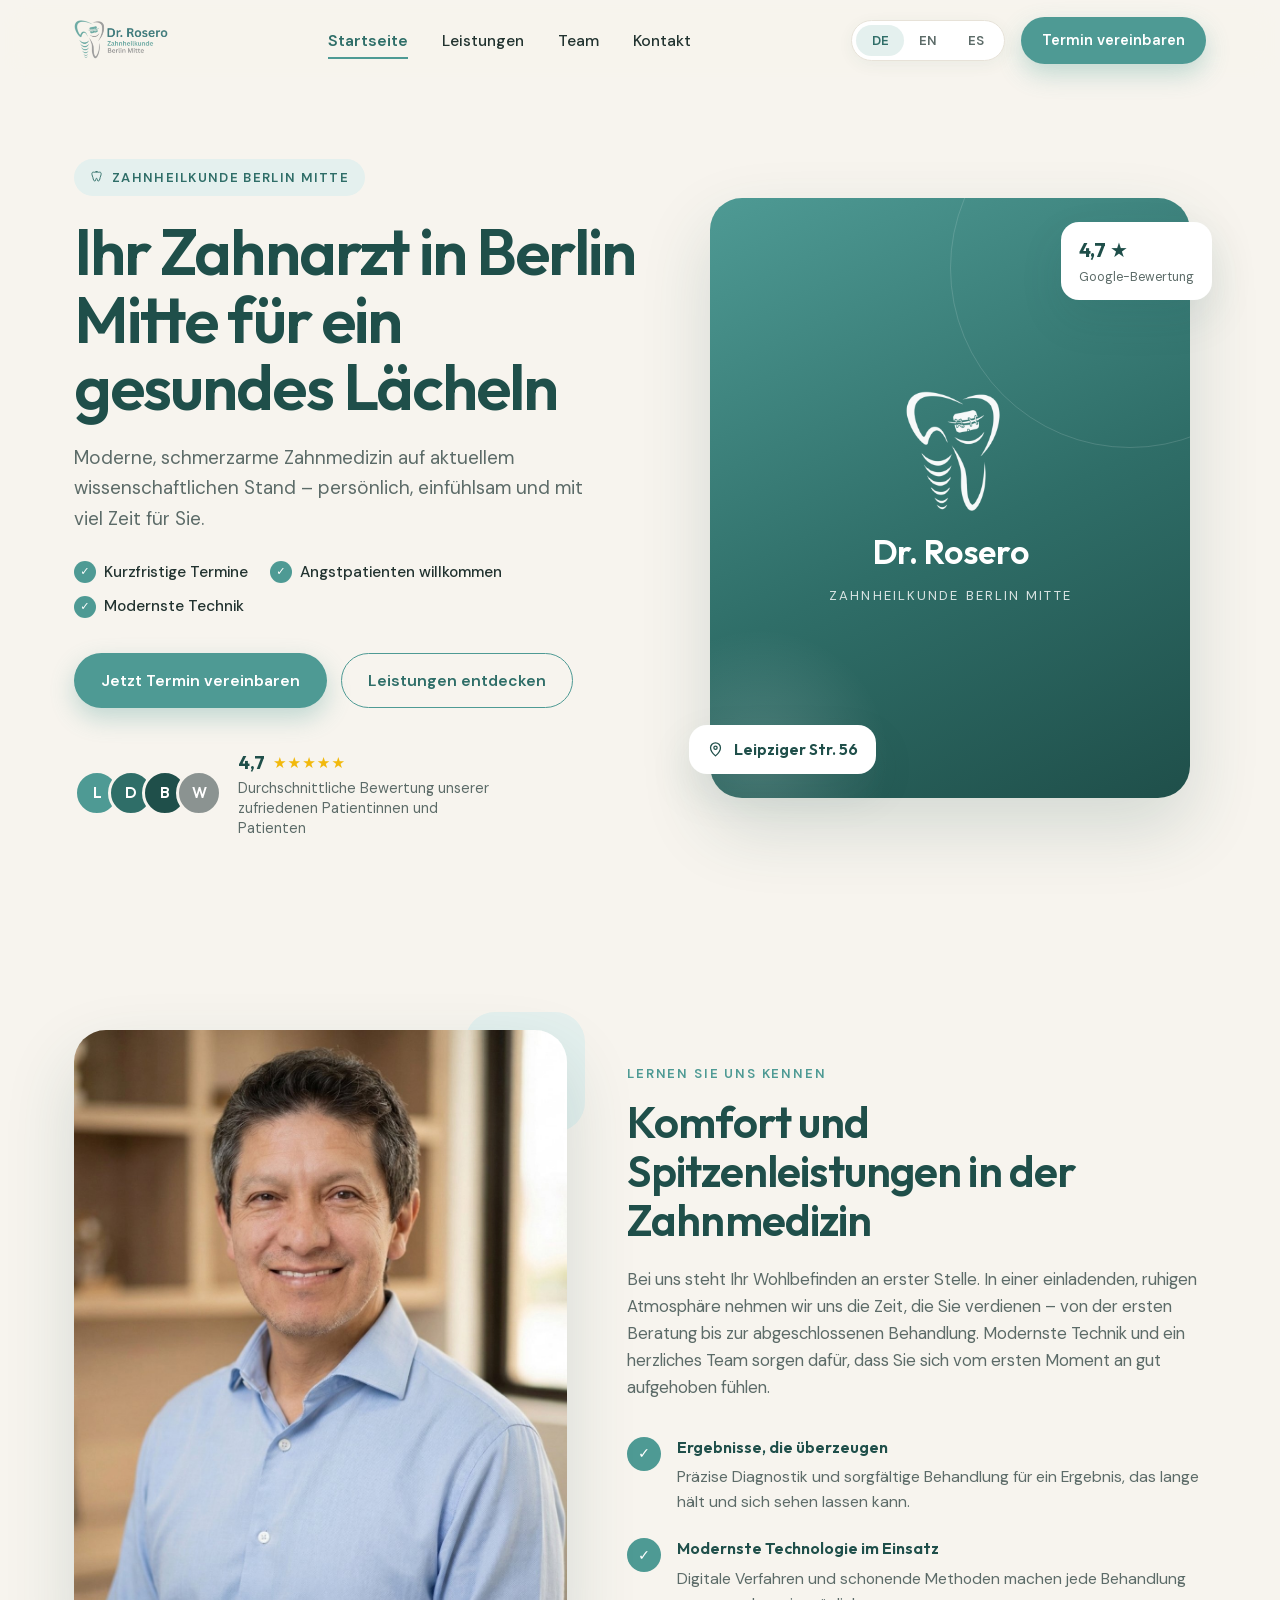
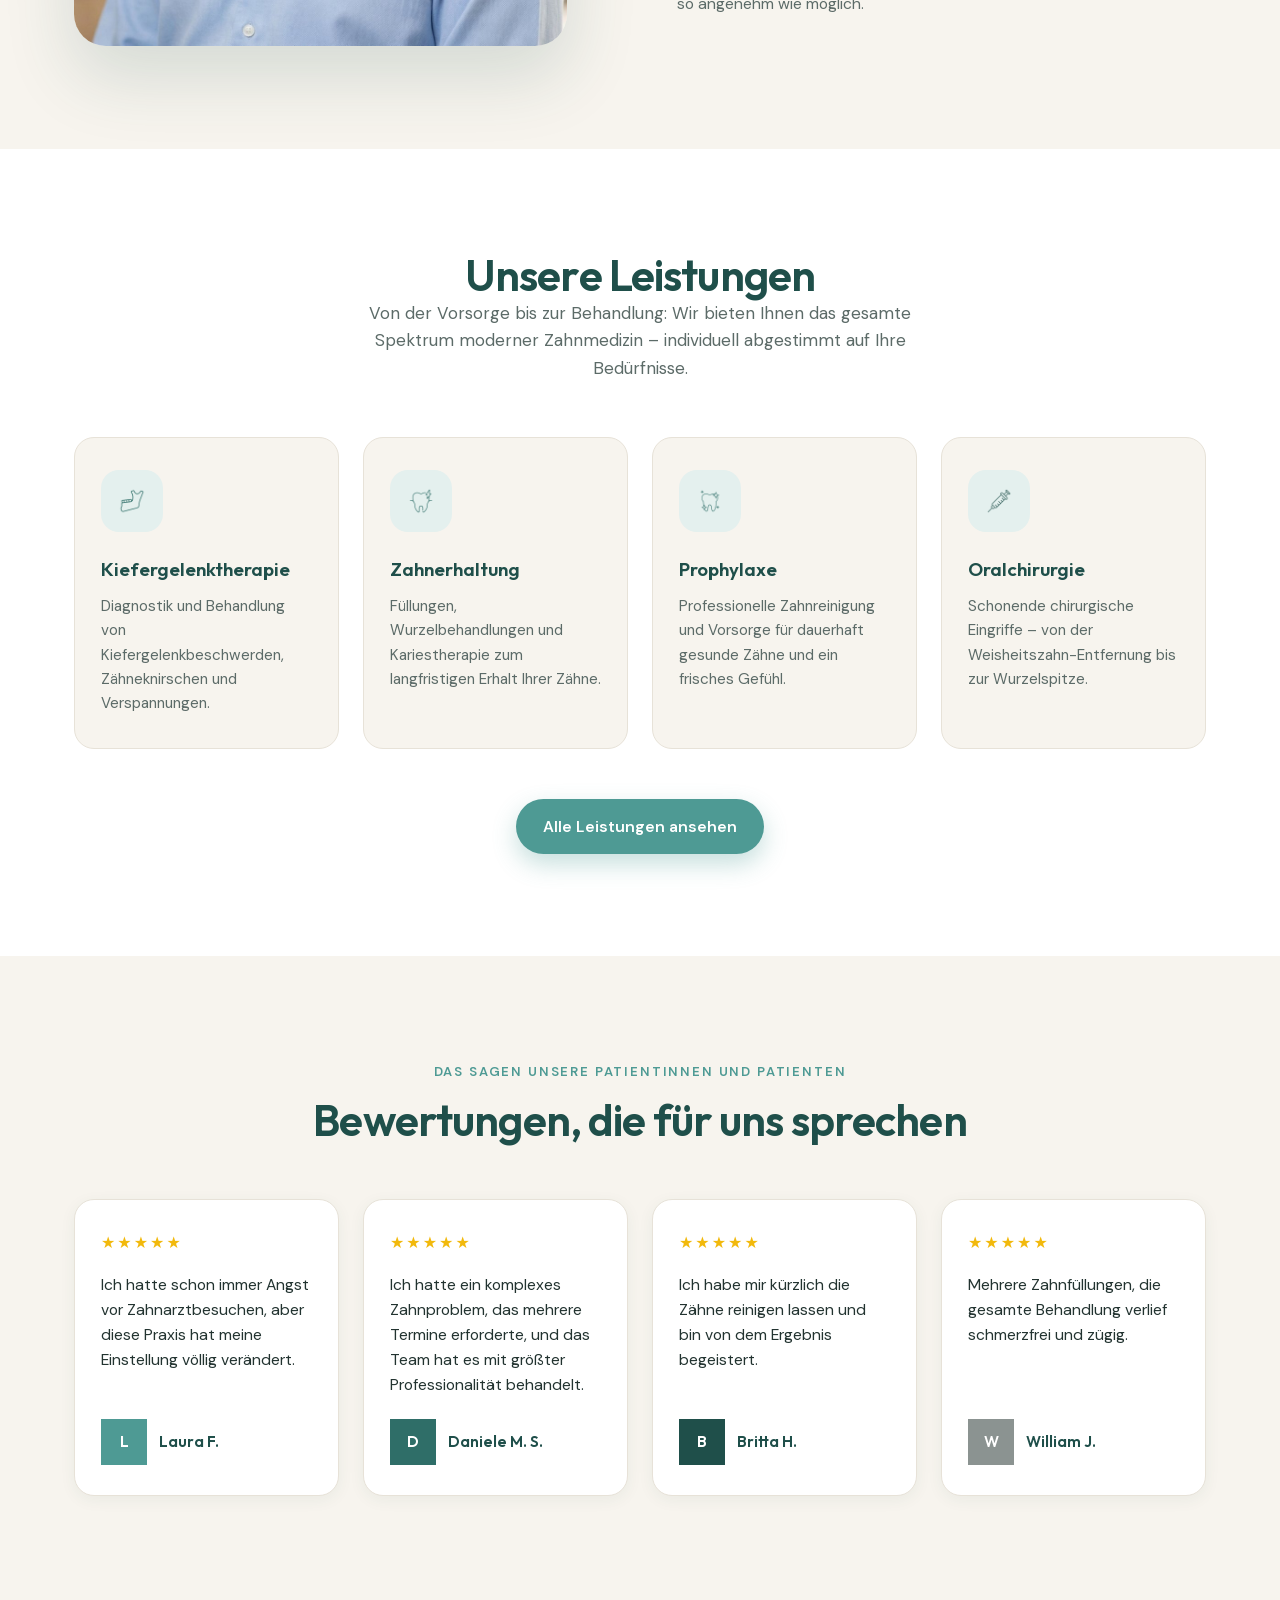
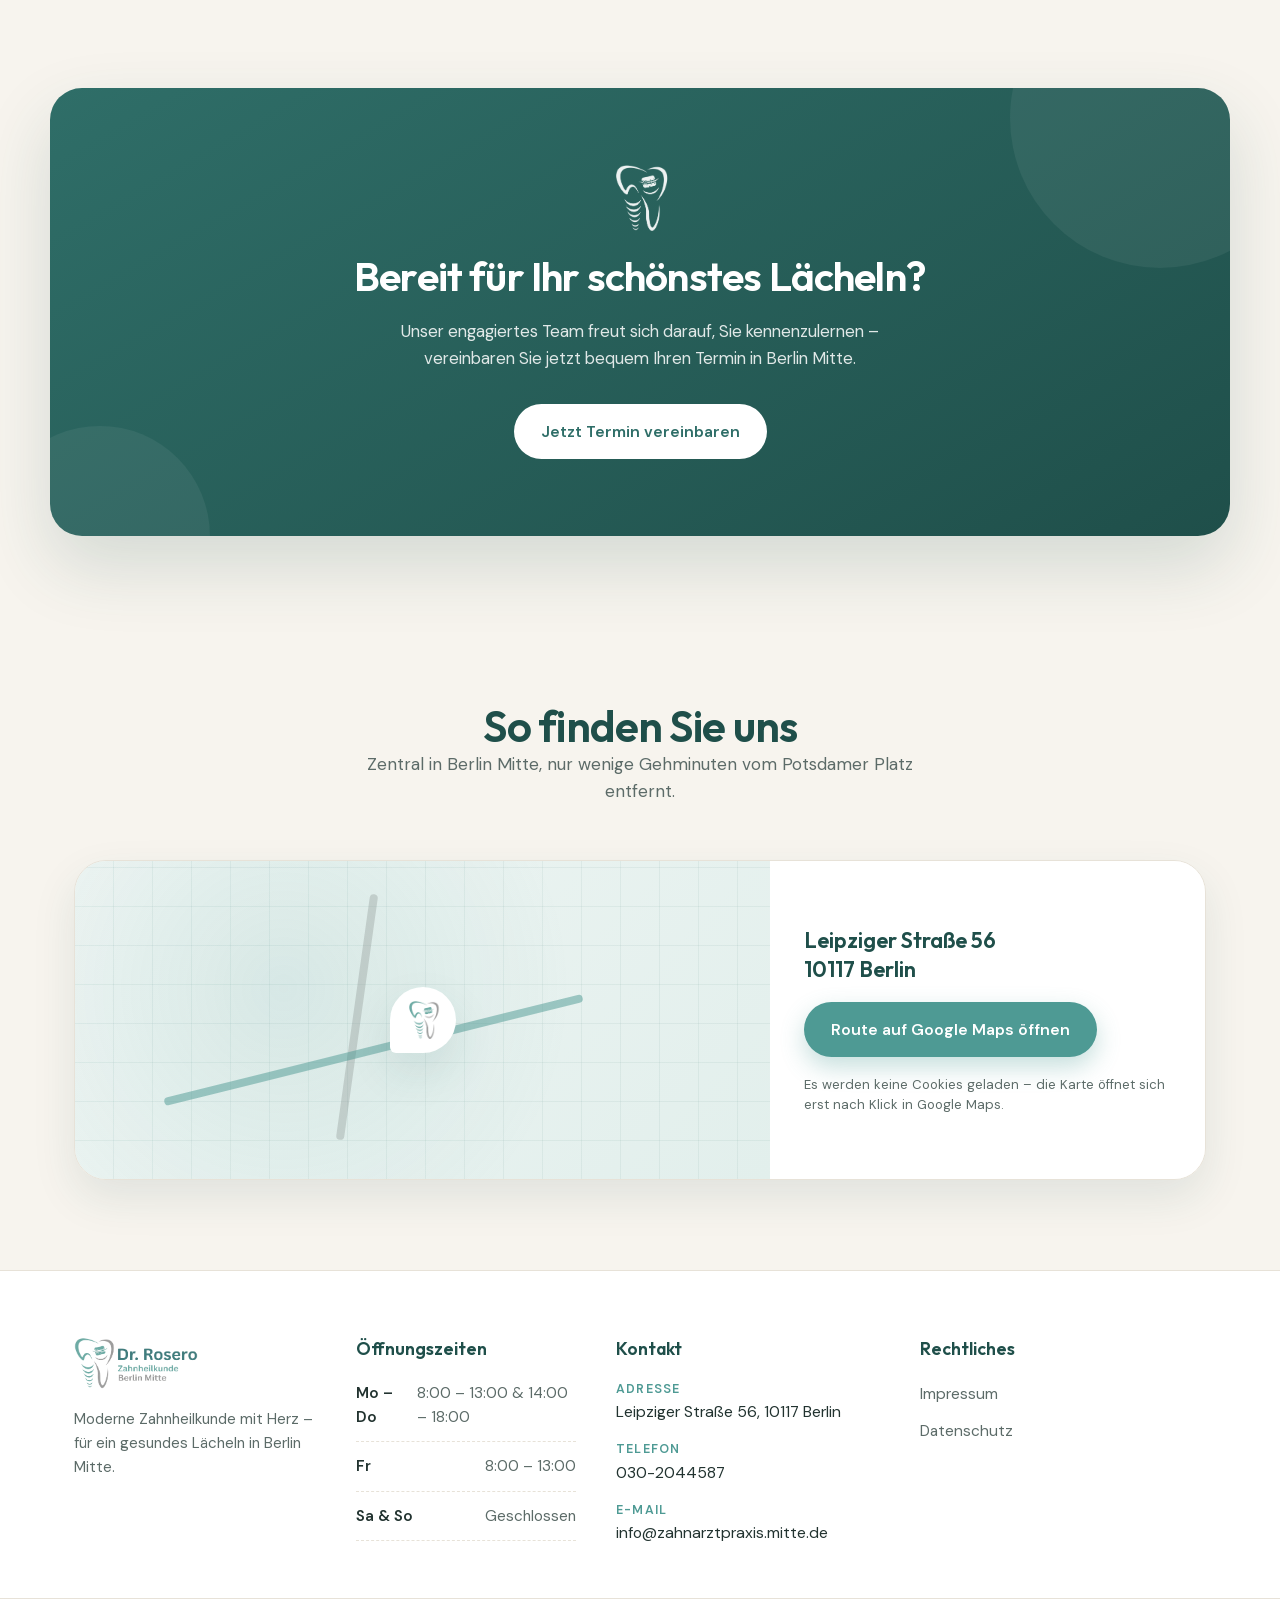
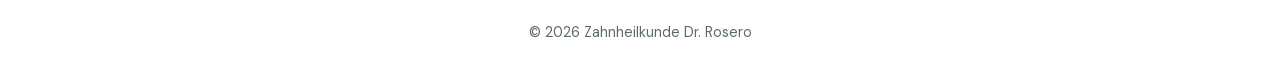
<file: index.html>
<!DOCTYPE html>
<html lang="de">
<head>
  <meta charset="UTF-8" />
  <meta name="viewport" content="width=device-width, initial-scale=1.0" />
  <title>Zahnarzt Berlin Mitte | Zahnarztpraxis Dr. Rosero</title>
  <meta name="description" content="Ihre Zahnarztpraxis in Berlin Mitte: moderne, schmerzarme Zahnmedizin, Prophylaxe & Implantate. Jetzt Termin bei Dr. Rosero in der Leipziger Straße vereinbaren." />
  <link rel="canonical" href="https://www.zahnarztpraxis-mitte.de/" />

  <!-- Open Graph -->
  <meta property="og:type" content="website" />
  <meta property="og:title" content="Zahnarzt Berlin Mitte | Zahnarztpraxis Dr. Rosero" />
  <meta property="og:description" content="Moderne, schmerzarme Zahnmedizin in Berlin Mitte – persönlich, einfühlsam und auf dem aktuellen wissenschaftlichen Stand." />
  <meta property="og:image" content="rosero-logo-final-3000x1400.png" />
  <link rel="stylesheet" href="styles.css?v=3" />
  <link rel="icon" href="favicon.ico" sizes="any" />
  <link rel="icon" type="image/png" href="favicon-32.png" sizes="32x32" />
  <link rel="apple-touch-icon" href="apple-touch-icon.png" />

  <!-- SEO: Structured Data (LocalBusiness / Dentist) -->
  <script type="application/ld+json">
  {
    "@context": "https://schema.org",
    "@type": "Dentist",
    "name": "Zahnarztpraxis Dr. Rosero – Zahnheilkunde Berlin Mitte",
    "image": "rosero-logo-final-3000x1400.png",
    "@id": "https://www.zahnarztpraxis-mitte.de/",
    "url": "https://www.zahnarztpraxis-mitte.de/",
    "telephone": "+49-30-2044587",
    "email": "info@zahnarztpraxis.mitte.de",
    "priceRange": "€€",
    "address": {
      "@type": "PostalAddress",
      "streetAddress": "Leipziger Straße 56",
      "postalCode": "10117",
      "addressLocality": "Berlin",
      "addressCountry": "DE"
    },
    "geo": { "@type": "GeoCoordinates", "latitude": 52.5096, "longitude": 13.3872 },
    "openingHoursSpecification": [
      { "@type": "OpeningHoursSpecification", "dayOfWeek": ["Monday","Tuesday","Wednesday","Thursday"], "opens": "08:00", "closes": "18:00" },
      { "@type": "OpeningHoursSpecification", "dayOfWeek": "Friday", "opens": "08:00", "closes": "13:00" }
    ],
    "aggregateRating": { "@type": "AggregateRating", "ratingValue": "4.7", "reviewCount": "128" }
  }
  </script>
</head>
<body data-title-key="meta.home.title" data-desc-key="meta.home.desc">

  <!-- ============================ NAVIGATION ============================ -->
  <header class="nav" id="top">
    <div class="container nav__inner">
      <a href="index.html" class="nav__logo" aria-label="Dr. Rosero – Startseite">
        <img src="rosero-logo-final-3000x1400.png" alt="Dr. Rosero – Zahnheilkunde Berlin Mitte" />
      </a>

      <nav class="nav__links" aria-label="Hauptnavigation">
        <a href="index.html" class="is-active" data-i18n="nav.home">Startseite</a>
        <a href="leistungen.html" data-i18n="nav.services">Leistungen</a>
        <a href="team.html" data-i18n="nav.team">Team</a>
        <a href="index.html#contact" data-i18n="nav.contact">Kontakt</a>
      </nav>

      <div class="nav__actions">
        <div class="lang-switch" role="group" aria-label="Sprache wählen">
          <span class="lang-switch__thumb" aria-hidden="true"></span>
          <button type="button" class="lang-switch__btn is-active" data-lang="de" aria-pressed="true"><span class="lang-code">DE</span></button>
          <button type="button" class="lang-switch__btn" data-lang="en" aria-pressed="false"><span class="lang-code">EN</span></button>
          <button type="button" class="lang-switch__btn" data-lang="es" aria-pressed="false"><span class="lang-code">ES</span></button>
        </div>
        <a href="https://www.doctolib.de/zahnarztpraxis/berlin/richter-susanne/booking/specialities?source=profile" target="_blank" rel="noopener" class="btn btn--primary nav__cta" data-i18n="nav.cta">Termin vereinbaren</a>
        <button class="nav__burger" id="burger" aria-label="Menü öffnen" aria-expanded="false"><span></span><span></span><span></span></button>
      </div>
    </div>
  </header>

  <!-- =============================== HERO =============================== -->
  <section class="hero">
    <div class="container hero__inner">
      <div class="hero__content">
        <span class="hero__badge-pill"><svg class="icon icon--tooth" viewBox="0 0 24 24" fill="none" stroke="currentColor" stroke-width="1.6" stroke-linecap="round" stroke-linejoin="round" aria-hidden="true"><path d="M12 3c-1.9 0-3 .9-4.3.9-1.1 0-2-.5-3-.1-1.3.6-1.6 2.4-1.3 4 .3 1.8 1.1 3.4 1.6 5.1.4 1.5.5 3.3 1.3 4.6.5.8 1.2 1.5 2.1 1.5.9 0 1.1-1 1.3-1.8.3-1.3.4-2.9 1.5-2.9s1.2 1.6 1.5 2.9c.2.8.4 1.8 1.3 1.8.9 0 1.6-.7 2.1-1.5.8-1.3.9-3.1 1.3-4.6.5-1.7 1.3-3.3 1.6-5.1.3-1.6 0-3.4-1.3-4-1-.4-1.9.1-3 .1-1.3 0-2.4-.9-4.3-.9z"/></svg><span data-i18n="hero.badge">Zahnheilkunde Berlin Mitte</span></span>
        <h1 class="hero__title" data-i18n="hero.title">Ihr Zahnarzt in Berlin Mitte für ein gesundes Lächeln</h1>
        <p class="hero__subtitle" data-i18n="hero.subtitle">Moderne, schmerzarme Zahnmedizin auf aktuellem wissenschaftlichen Stand – persönlich, einfühlsam und mit viel Zeit für Sie.</p>

        <ul class="hero__trust">
          <li><span class="dot" aria-hidden="true">✓</span><span data-i18n="hero.trust1">Kurzfristige Termine</span></li>
          <li><span class="dot" aria-hidden="true">✓</span><span data-i18n="hero.trust2">Angstpatienten willkommen</span></li>
          <li><span class="dot" aria-hidden="true">✓</span><span data-i18n="hero.trust3">Modernste Technik</span></li>
        </ul>

        <div class="hero__buttons">
          <a href="https://www.doctolib.de/zahnarztpraxis/berlin/richter-susanne/booking/specialities?source=profile" target="_blank" rel="noopener" class="btn btn--primary" data-i18n="hero.cta_primary">Jetzt Termin vereinbaren</a>
          <a href="leistungen.html" class="btn btn--ghost" data-i18n="hero.cta_secondary">Leistungen entdecken</a>
        </div>

        <div class="rating">
          <div class="rating__avatars" aria-hidden="true">
            <span class="avatar-initial avatar-initial--1">L</span>
            <span class="avatar-initial avatar-initial--2">D</span>
            <span class="avatar-initial avatar-initial--3">B</span>
            <span class="avatar-initial avatar-initial--4">W</span>
          </div>
          <div class="rating__text">
            <div class="rating__stars" aria-hidden="true">
              <strong data-i18n="hero.rating_value">4,7</strong>
              <span class="stars">★★★★★</span>
            </div>
            <p data-i18n="hero.rating_text">Durchschnittliche Bewertung unserer zufriedenen Patientinnen und Patienten</p>
          </div>
        </div>
      </div>

      <div class="hero__media">
        <div class="hero__visual">
          <span class="hero__visual-ring hero__visual-ring--1" aria-hidden="true"></span>
          <span class="hero__visual-ring hero__visual-ring--2" aria-hidden="true"></span>
          <img src="1.png" alt="" class="hero__visual-logo" />
          <span class="hero__visual-name">Dr. Rosero</span>
          <span class="hero__visual-sub">Zahnheilkunde Berlin Mitte</span>
        </div>
        <div class="hero__float hero__float--rating">
          <strong>4,7 ★</strong>
          <span data-i18n="hero.rating_value_label">Google-Bewertung</span>
        </div>
        <div class="hero__float hero__float--brand">
          <span class="hero__float-pin" aria-hidden="true"><svg class="icon icon--pin" viewBox="0 0 24 24" fill="none" stroke="currentColor" stroke-width="1.8" stroke-linecap="round" stroke-linejoin="round" aria-hidden="true"><path d="M12 21s7-6.1 7-11.5A7 7 0 0 0 5 9.5C5 14.9 12 21 12 21z"/><circle cx="12" cy="9.5" r="2.3"/></svg></span>
          <span>Leipziger Str. 56</span>
        </div>
      </div>
    </div>
  </section>

  <!-- ============================== ABOUT ============================== -->
  <section class="about" id="about">
    <div class="container about__inner">
      <div class="about__media">
        <img class="photo" src="about-rosero.jpg" alt="Dr. Rosero in seiner Zahnarztpraxis in Berlin Mitte" />
      </div>
      <div class="about__content">
        <span class="eyebrow" data-i18n="about.eyebrow">Lernen Sie uns kennen</span>
        <h2 class="section-title" data-i18n="about.title">Komfort und Spitzenleistungen in der Zahnmedizin</h2>
        <p class="about__text" data-i18n="about.text">Bei uns steht Ihr Wohlbefinden an erster Stelle…</p>
        <ul class="about__list">
          <li>
            <span class="check" aria-hidden="true">✓</span>
            <div>
              <strong data-i18n="about.b1_title">Ergebnisse, die überzeugen</strong>
              <p data-i18n="about.b1_text">Präzise Diagnostik und sorgfältige Behandlung…</p>
            </div>
          </li>
          <li>
            <span class="check" aria-hidden="true">✓</span>
            <div>
              <strong data-i18n="about.b2_title">Modernste Technologie im Einsatz</strong>
              <p data-i18n="about.b2_text">Digitale Verfahren und schonende Methoden…</p>
            </div>
          </li>
        </ul>
      </div>
    </div>
  </section>

  <!-- ============================ LEISTUNGEN =========================== -->
  <section class="services" id="services">
    <div class="container">
      <div class="section-head">
        <h2 class="section-title" data-i18n="services.title">Unsere Leistungen</h2>
        <p class="section-sub" data-i18n="services.subtitle">Von der Vorsorge bis zur Behandlung…</p>
      </div>
      <div class="services__grid">
        <article class="service-card">
          <div class="service-card__icon"><span class="icon-mask icon-mask--kiefer"></span></div>
          <h3 data-i18n="services.s1_name">Kiefergelenktherapie</h3>
          <p data-i18n="services.s1_text">Diagnostik und Behandlung…</p>
        </article>
        <article class="service-card">
          <div class="service-card__icon"><span class="icon-mask icon-mask--zahnschmerz"></span></div>
          <h3 data-i18n="services.s2_name">Zahnerhaltung</h3>
          <p data-i18n="services.s2_text">Füllungen, Wurzelbehandlungen…</p>
        </article>
        <article class="service-card">
          <div class="service-card__icon"><span class="icon-mask icon-mask--prophylaxe"></span></div>
          <h3 data-i18n="services.s3_name">Prophylaxe</h3>
          <p data-i18n="services.s3_text">Professionelle Zahnreinigung…</p>
        </article>
        <article class="service-card">
          <div class="service-card__icon"><span class="icon-mask icon-mask--spritze"></span></div>
          <h3 data-i18n="services.s4_name">Oralchirurgie</h3>
          <p data-i18n="services.s4_text">Schonende chirurgische Eingriffe…</p>
        </article>
      </div>
      <div class="services__cta">
        <a href="leistungen.html" class="btn btn--primary" data-i18n="services.button">Alle Leistungen ansehen</a>
      </div>
    </div>
  </section>

  <!-- ============================ REZENSIONEN ========================== -->
  <section class="reviews" id="reviews">
    <div class="container">
      <div class="section-head">
        <span class="eyebrow" data-i18n="reviews.eyebrow">Das sagen unsere Patientinnen und Patienten</span>
        <h2 class="section-title" data-i18n="reviews.title">Bewertungen, die für uns sprechen</h2>
      </div>
      <div class="reviews__grid">
        <article class="review-card">
          <div class="review-card__stars" aria-hidden="true">★★★★★</div>
          <p class="review-card__text" data-i18n="reviews.r1_text">Zitat…</p>
          <div class="review-card__author"><span class="avatar-initial avatar-initial--1" aria-hidden="true">L</span><span data-i18n="reviews.r1_name">Laura F.</span></div>
        </article>
        <article class="review-card">
          <div class="review-card__stars" aria-hidden="true">★★★★★</div>
          <p class="review-card__text" data-i18n="reviews.r2_text">Zitat…</p>
          <div class="review-card__author"><span class="avatar-initial avatar-initial--2" aria-hidden="true">D</span><span data-i18n="reviews.r2_name">Daniele M. S.</span></div>
        </article>
        <article class="review-card">
          <div class="review-card__stars" aria-hidden="true">★★★★★</div>
          <p class="review-card__text" data-i18n="reviews.r3_text">Zitat…</p>
          <div class="review-card__author"><span class="avatar-initial avatar-initial--3" aria-hidden="true">B</span><span data-i18n="reviews.r3_name">Britta H.</span></div>
        </article>
        <article class="review-card">
          <div class="review-card__stars" aria-hidden="true">★★★★★</div>
          <p class="review-card__text" data-i18n="reviews.r4_text">Zitat…</p>
          <div class="review-card__author"><span class="avatar-initial avatar-initial--4" aria-hidden="true">W</span><span data-i18n="reviews.r4_name">William J.</span></div>
        </article>
      </div>
    </div>
  </section>

  <!-- ========================== ABSCHLUSS-CTA ========================== -->
  <section class="final-cta">
    <div class="container final-cta__inner">
      <img src="1.png" alt="" class="final-cta__icon" />
      <h2 data-i18n="cta.title">Bereit für Ihr schönstes Lächeln?</h2>
      <p data-i18n="cta.text">Unser engagiertes Team…</p>
      <a href="https://www.doctolib.de/zahnarztpraxis/berlin/richter-susanne/booking/specialities?source=profile" target="_blank" rel="noopener" class="btn btn--light" data-i18n="cta.button">Jetzt Termin vereinbaren</a>
    </div>
  </section>

  <!-- ============================ STANDORT / KARTE ===================== -->
  <section class="location" id="contact">
    <div class="container">
      <div class="section-head">
        <h2 class="section-title" data-i18n="map.title">So finden Sie uns</h2>
        <p class="section-sub" data-i18n="map.text">Zentral in Berlin Mitte, nur wenige Gehminuten vom Potsdamer Platz entfernt.</p>
      </div>

      <div class="map-card">
        <div class="map-card__canvas" aria-hidden="true">
          <span class="map-card__pin">
            <img src="1.png" alt="" />
          </span>
        </div>
        <div class="map-card__panel">
          <p class="map-card__addr">Leipziger Straße 56<br />10117 Berlin</p>
          <a class="btn btn--primary" target="_blank" rel="noopener"
             href="https://www.google.com/maps/dir/?api=1&destination=Leipziger%20Stra%C3%9Fe%2056%2C%2010117%20Berlin"
             data-i18n="map.button">Route auf Google Maps öffnen</a>
          <p class="map-card__note" data-i18n="map.note">Es werden keine Cookies geladen – die Karte öffnet sich erst nach Klick in Google Maps.</p>
        </div>
      </div>
    </div>
  </section>

  <!-- ============================== FOOTER ============================= -->
  <footer class="footer">
    <div class="container footer__inner">
      <div class="footer__brand">
        <img src="rosero-logo-final-3000x1400.png" alt="Dr. Rosero – Zahnheilkunde Berlin Mitte" />
        <p data-i18n="footer.tagline">Moderne Zahnheilkunde mit Herz – für ein gesundes Lächeln in Berlin Mitte.</p>
      </div>

      <div class="footer__col">
        <h3 data-i18n="footer.hours_title">Öffnungszeiten</h3>
        <ul class="footer__hours">
          <li><span data-i18n="footer.hours_1_day">Mo – Do</span><span data-i18n="footer.hours_1_time">8:00 – 13:00 &amp; 14:00 – 18:00</span></li>
          <li><span data-i18n="footer.hours_2_day">Fr</span><span data-i18n="footer.hours_2_time">8:00 – 13:00</span></li>
          <li><span data-i18n="footer.hours_3_day">Sa &amp; So</span><span data-i18n="footer.hours_3_time">Geschlossen</span></li>
        </ul>
      </div>

      <div class="footer__col">
        <h3 data-i18n="footer.contact_title">Kontakt</h3>
        <ul class="footer__contact">
          <li><span class="footer__label" data-i18n="footer.address_label">Adresse</span>Leipziger Straße 56, 10117 Berlin</li>
          <li><span class="footer__label" data-i18n="footer.phone_label">Telefon</span><a href="tel:+49302044587">030-2044587</a></li>
          <li><span class="footer__label" data-i18n="footer.email_label">E-Mail</span><a href="mailto:info@zahnarztpraxis.mitte.de">info@zahnarztpraxis.mitte.de</a></li>
        </ul>
      </div>

      <div class="footer__col">
        <h3 data-i18n="footer.legal_title">Rechtliches</h3>
        <ul class="footer__links">
          <li><a href="impressum.html" data-i18n="footer.imprint">Impressum</a></li>
          <li><a href="datenschutz.html" data-i18n="footer.privacy">Datenschutz</a></li>
        </ul>
      </div>
    </div>
    <div class="footer__bar">
      <div class="container"><p>© 2026 Zahnheilkunde Dr. Rosero</p></div>
    </div>
  </footer>

  <script src="translations.js?v=2"></script>
  <script src="app.js?v=2"></script>
</body>
</html>
</file>
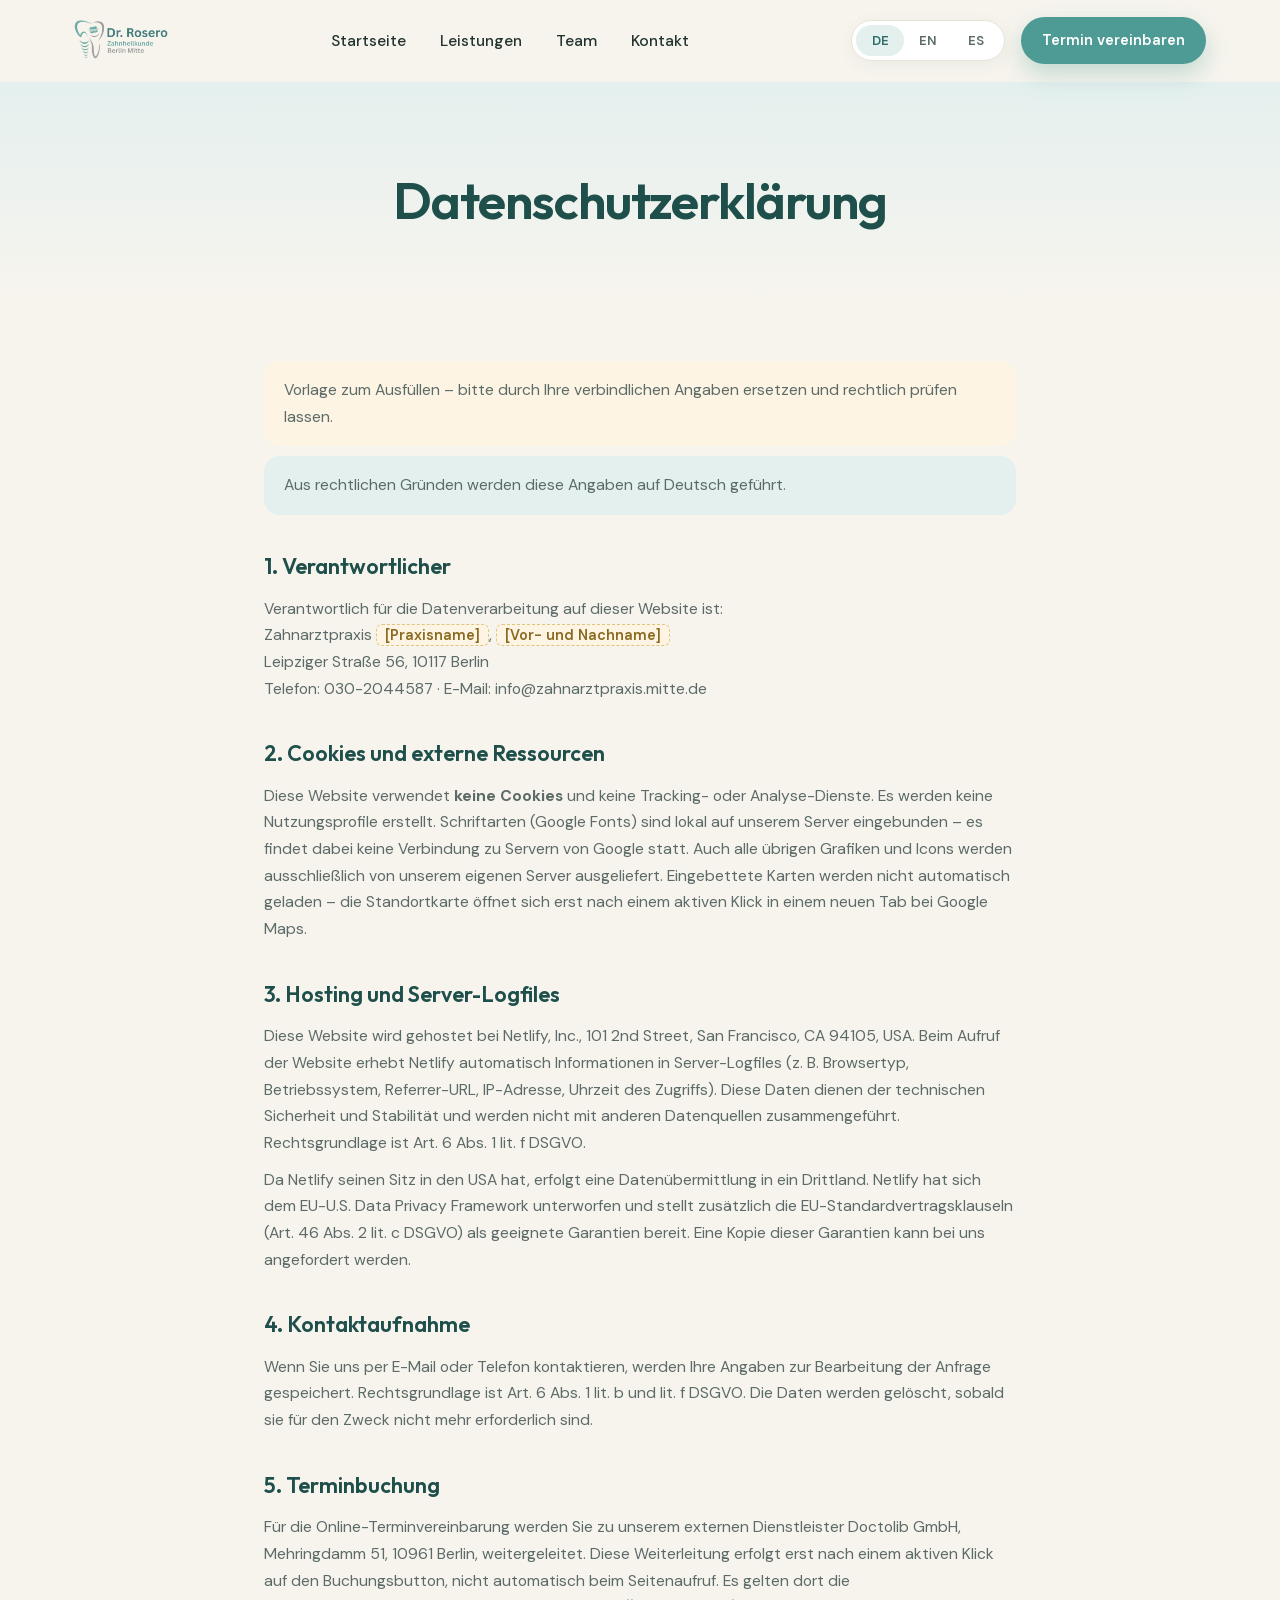
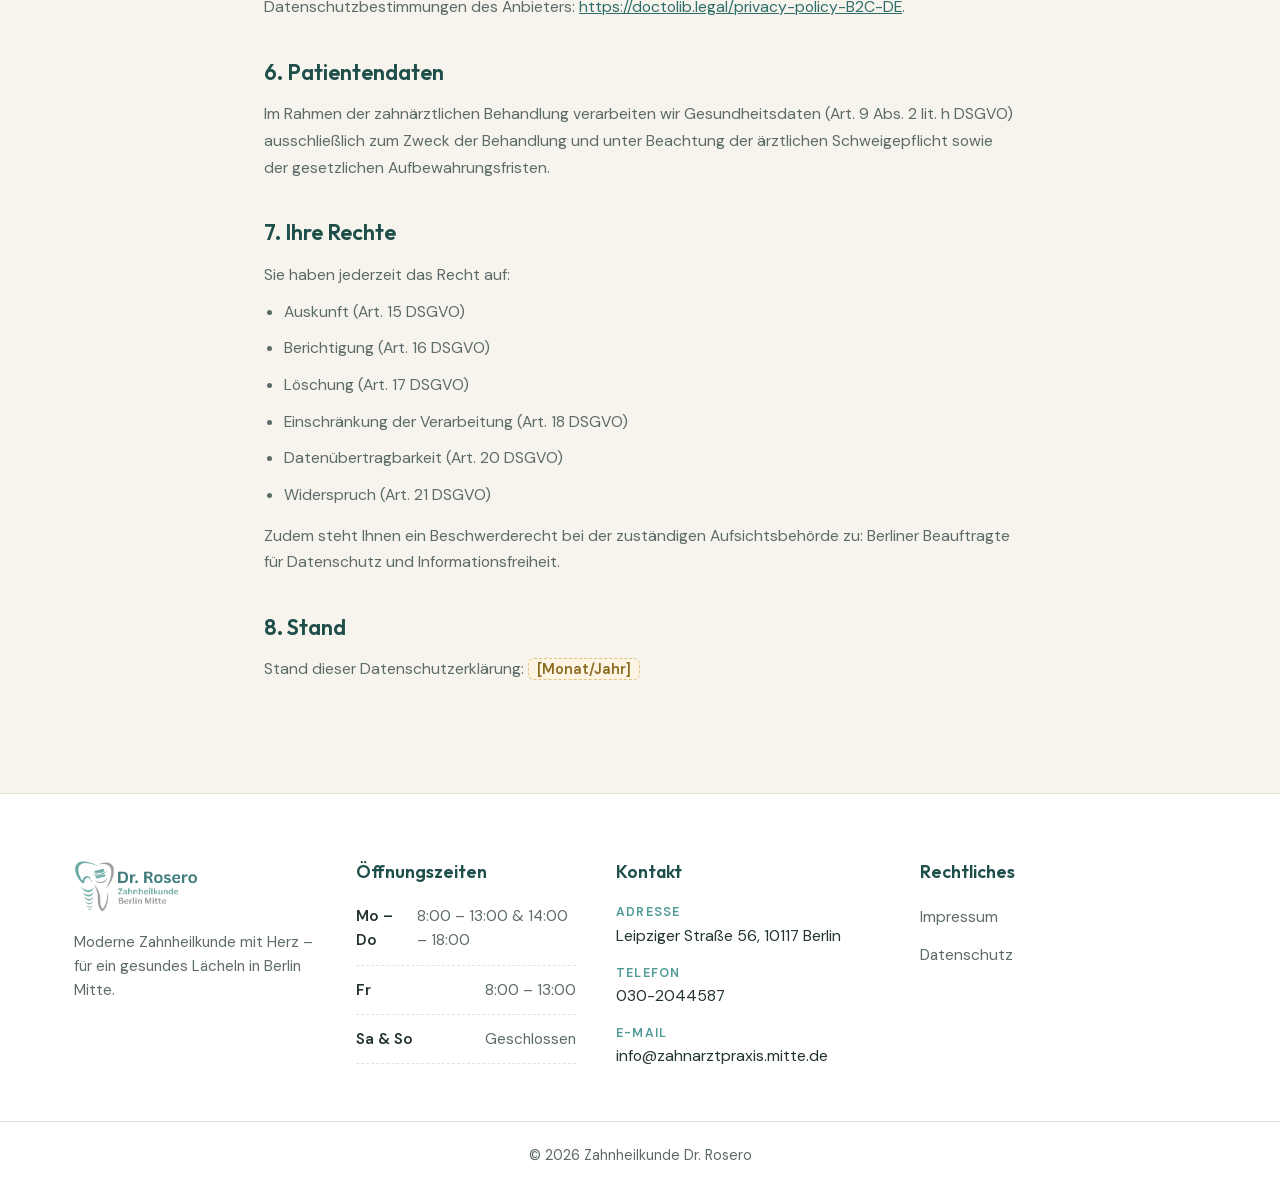
<file: datenschutz.html>
<!DOCTYPE html>
<html lang="de">
<head>
  <meta charset="UTF-8" />
  <meta name="viewport" content="width=device-width, initial-scale=1.0" />
  <title>Datenschutz | Zahnarztpraxis Dr. Rosero Berlin Mitte</title>
  <meta name="description" content="Datenschutzerklärung der Zahnarztpraxis Dr. Rosero, Berlin Mitte." />
  <meta name="robots" content="noindex" />
  <link rel="stylesheet" href="styles.css?v=3" />
  <link rel="icon" href="favicon.ico" sizes="any" />
  <link rel="icon" type="image/png" href="favicon-32.png" sizes="32x32" />
  <link rel="apple-touch-icon" href="apple-touch-icon.png" />
</head>
<body data-title-key="meta.privacy.title" data-desc-key="meta.privacy.desc">

  <!-- NAVIGATION -->
  <header class="nav" id="top">
    <div class="container nav__inner">
      <a href="index.html" class="nav__logo" aria-label="Dr. Rosero – Startseite">
        <img src="rosero-logo-final-3000x1400.png" alt="Dr. Rosero – Zahnheilkunde Berlin Mitte" />
      </a>
      <nav class="nav__links" aria-label="Hauptnavigation">
        <a href="index.html" data-i18n="nav.home">Startseite</a>
        <a href="leistungen.html" data-i18n="nav.services">Leistungen</a>
        <a href="team.html" data-i18n="nav.team">Team</a>
        <a href="index.html#contact" data-i18n="nav.contact">Kontakt</a>
      </nav>
      <div class="nav__actions">
        <div class="lang-switch" role="group" aria-label="Sprache wählen">
          <span class="lang-switch__thumb" aria-hidden="true"></span>
          <button type="button" class="lang-switch__btn is-active" data-lang="de" aria-pressed="true"><span class="lang-code">DE</span></button>
          <button type="button" class="lang-switch__btn" data-lang="en" aria-pressed="false"><span class="lang-code">EN</span></button>
          <button type="button" class="lang-switch__btn" data-lang="es" aria-pressed="false"><span class="lang-code">ES</span></button>
        </div>
        <a href="https://www.doctolib.de/zahnarztpraxis/berlin/richter-susanne/booking/specialities?source=profile" target="_blank" rel="noopener" class="btn btn--primary nav__cta" data-i18n="nav.cta">Termin vereinbaren</a>
        <button class="nav__burger" id="burger" aria-label="Menü öffnen" aria-expanded="false"><span></span><span></span><span></span></button>
      </div>
    </div>
  </header>

  <!-- PAGE HERO -->
  <section class="page-hero">
    <div class="container">
      <h1 data-i18n="privacy.title">Datenschutzerklärung</h1>
    </div>
  </section>

  <!-- LEGAL -->
  <section class="legal">
    <div class="container legal__inner">
      <p class="legal__note legal__note--tmpl" data-i18n="legal.template_note">Vorlage zum Ausfüllen – bitte durch Ihre verbindlichen Angaben ersetzen und rechtlich prüfen lassen.</p>
      <p class="legal__note" data-i18n="legal.lang_note">Aus rechtlichen Gründen werden diese Angaben auf Deutsch geführt.</p>

      <h2>1. Verantwortlicher</h2>
      <p>
        Verantwortlich für die Datenverarbeitung auf dieser Website ist:<br />
        Zahnarztpraxis <span class="ph">[Praxisname]</span>, <span class="ph">[Vor- und Nachname]</span><br />
        Leipziger Straße 56, 10117 Berlin<br />
        Telefon: 030-2044587 · E-Mail: info@zahnarztpraxis.mitte.de
      </p>

      <h2>2. Cookies und externe Ressourcen</h2>
      <p>
        Diese Website verwendet <strong>keine Cookies</strong> und keine Tracking- oder Analyse-Dienste.
        Es werden keine Nutzungsprofile erstellt. Schriftarten (Google Fonts) sind lokal auf unserem
        Server eingebunden – es findet dabei keine Verbindung zu Servern von Google statt. Auch alle
        übrigen Grafiken und Icons werden ausschließlich von unserem eigenen Server ausgeliefert.
        Eingebettete Karten werden nicht automatisch geladen – die Standortkarte öffnet sich erst nach
        einem aktiven Klick in einem neuen Tab bei Google Maps.
      </p>

      <h2>3. Hosting und Server-Logfiles</h2>
      <p>
        Diese Website wird gehostet bei Netlify, Inc., 101 2nd Street, San Francisco, CA 94105, USA.
        Beim Aufruf der Website erhebt Netlify automatisch Informationen in Server-Logfiles
        (z. B. Browsertyp, Betriebssystem, Referrer-URL, IP-Adresse, Uhrzeit des Zugriffs). Diese Daten
        dienen der technischen Sicherheit und Stabilität und werden nicht mit anderen Datenquellen
        zusammengeführt. Rechtsgrundlage ist Art. 6 Abs. 1 lit. f DSGVO.
      </p>
      <p>
        Da Netlify seinen Sitz in den USA hat, erfolgt eine Datenübermittlung in ein Drittland. Netlify
        hat sich dem EU-U.S. Data Privacy Framework unterworfen und stellt zusätzlich die
        EU-Standardvertragsklauseln (Art. 46 Abs. 2 lit. c DSGVO) als geeignete Garantien bereit. Eine
        Kopie dieser Garantien kann bei uns angefordert werden.
      </p>

      <h2>4. Kontaktaufnahme</h2>
      <p>
        Wenn Sie uns per E-Mail oder Telefon kontaktieren, werden Ihre Angaben zur Bearbeitung der Anfrage
        gespeichert. Rechtsgrundlage ist Art. 6 Abs. 1 lit. b und lit. f DSGVO. Die Daten werden gelöscht,
        sobald sie für den Zweck nicht mehr erforderlich sind.
      </p>

      <h2>5. Terminbuchung</h2>
      <p>
        Für die Online-Terminvereinbarung werden Sie zu unserem externen Dienstleister Doctolib GmbH,
        Mehringdamm 51, 10961 Berlin, weitergeleitet. Diese Weiterleitung erfolgt erst
        nach einem aktiven Klick auf den Buchungsbutton, nicht automatisch beim Seitenaufruf. Es gelten
        dort die Datenschutzbestimmungen des Anbieters:
        <a href="https://doctolib.legal/privacy-policy-B2C-DE" target="_blank" rel="noopener">https://doctolib.legal/privacy-policy-B2C-DE</a>.
      </p>

      <h2>6. Patientendaten</h2>
      <p>
        Im Rahmen der zahnärztlichen Behandlung verarbeiten wir Gesundheitsdaten (Art. 9 Abs. 2 lit. h DSGVO)
        ausschließlich zum Zweck der Behandlung und unter Beachtung der ärztlichen Schweigepflicht sowie der
        gesetzlichen Aufbewahrungsfristen.
      </p>

      <h2>7. Ihre Rechte</h2>
      <p>Sie haben jederzeit das Recht auf:</p>
      <ul>
        <li>Auskunft (Art. 15 DSGVO)</li>
        <li>Berichtigung (Art. 16 DSGVO)</li>
        <li>Löschung (Art. 17 DSGVO)</li>
        <li>Einschränkung der Verarbeitung (Art. 18 DSGVO)</li>
        <li>Datenübertragbarkeit (Art. 20 DSGVO)</li>
        <li>Widerspruch (Art. 21 DSGVO)</li>
      </ul>
      <p>
        Zudem steht Ihnen ein Beschwerderecht bei der zuständigen Aufsichtsbehörde zu:
        Berliner Beauftragte für Datenschutz und Informationsfreiheit.
      </p>

      <h2>8. Stand</h2>
      <p>Stand dieser Datenschutzerklärung: <span class="ph">[Monat/Jahr]</span></p>
    </div>
  </section>

  <!-- FOOTER -->
  <footer class="footer">
    <div class="container footer__inner">
      <div class="footer__brand">
        <img src="rosero-logo-final-3000x1400.png" alt="Dr. Rosero – Zahnheilkunde Berlin Mitte" />
        <p data-i18n="footer.tagline">Moderne Zahnheilkunde mit Herz – für ein gesundes Lächeln in Berlin Mitte.</p>
      </div>
      <div class="footer__col">
        <h3 data-i18n="footer.hours_title">Öffnungszeiten</h3>
        <ul class="footer__hours">
          <li><span data-i18n="footer.hours_1_day">Mo – Do</span><span data-i18n="footer.hours_1_time">8:00 – 13:00 &amp; 14:00 – 18:00</span></li>
          <li><span data-i18n="footer.hours_2_day">Fr</span><span data-i18n="footer.hours_2_time">8:00 – 13:00</span></li>
          <li><span data-i18n="footer.hours_3_day">Sa &amp; So</span><span data-i18n="footer.hours_3_time">Geschlossen</span></li>
        </ul>
      </div>
      <div class="footer__col">
        <h3 data-i18n="footer.contact_title">Kontakt</h3>
        <ul class="footer__contact">
          <li><span class="footer__label" data-i18n="footer.address_label">Adresse</span>Leipziger Straße 56, 10117 Berlin</li>
          <li><span class="footer__label" data-i18n="footer.phone_label">Telefon</span><a href="tel:+49302044587">030-2044587</a></li>
          <li><span class="footer__label" data-i18n="footer.email_label">E-Mail</span><a href="mailto:info@zahnarztpraxis.mitte.de">info@zahnarztpraxis.mitte.de</a></li>
        </ul>
      </div>
      <div class="footer__col">
        <h3 data-i18n="footer.legal_title">Rechtliches</h3>
        <ul class="footer__links">
          <li><a href="impressum.html" data-i18n="footer.imprint">Impressum</a></li>
          <li><a href="datenschutz.html" data-i18n="footer.privacy">Datenschutz</a></li>
        </ul>
      </div>
    </div>
    <div class="footer__bar"><div class="container"><p>© 2026 Zahnheilkunde Dr. Rosero</p></div></div>
  </footer>

  <script src="translations.js?v=2"></script>
  <script src="app.js?v=2"></script>
</body>
</html>
</file>
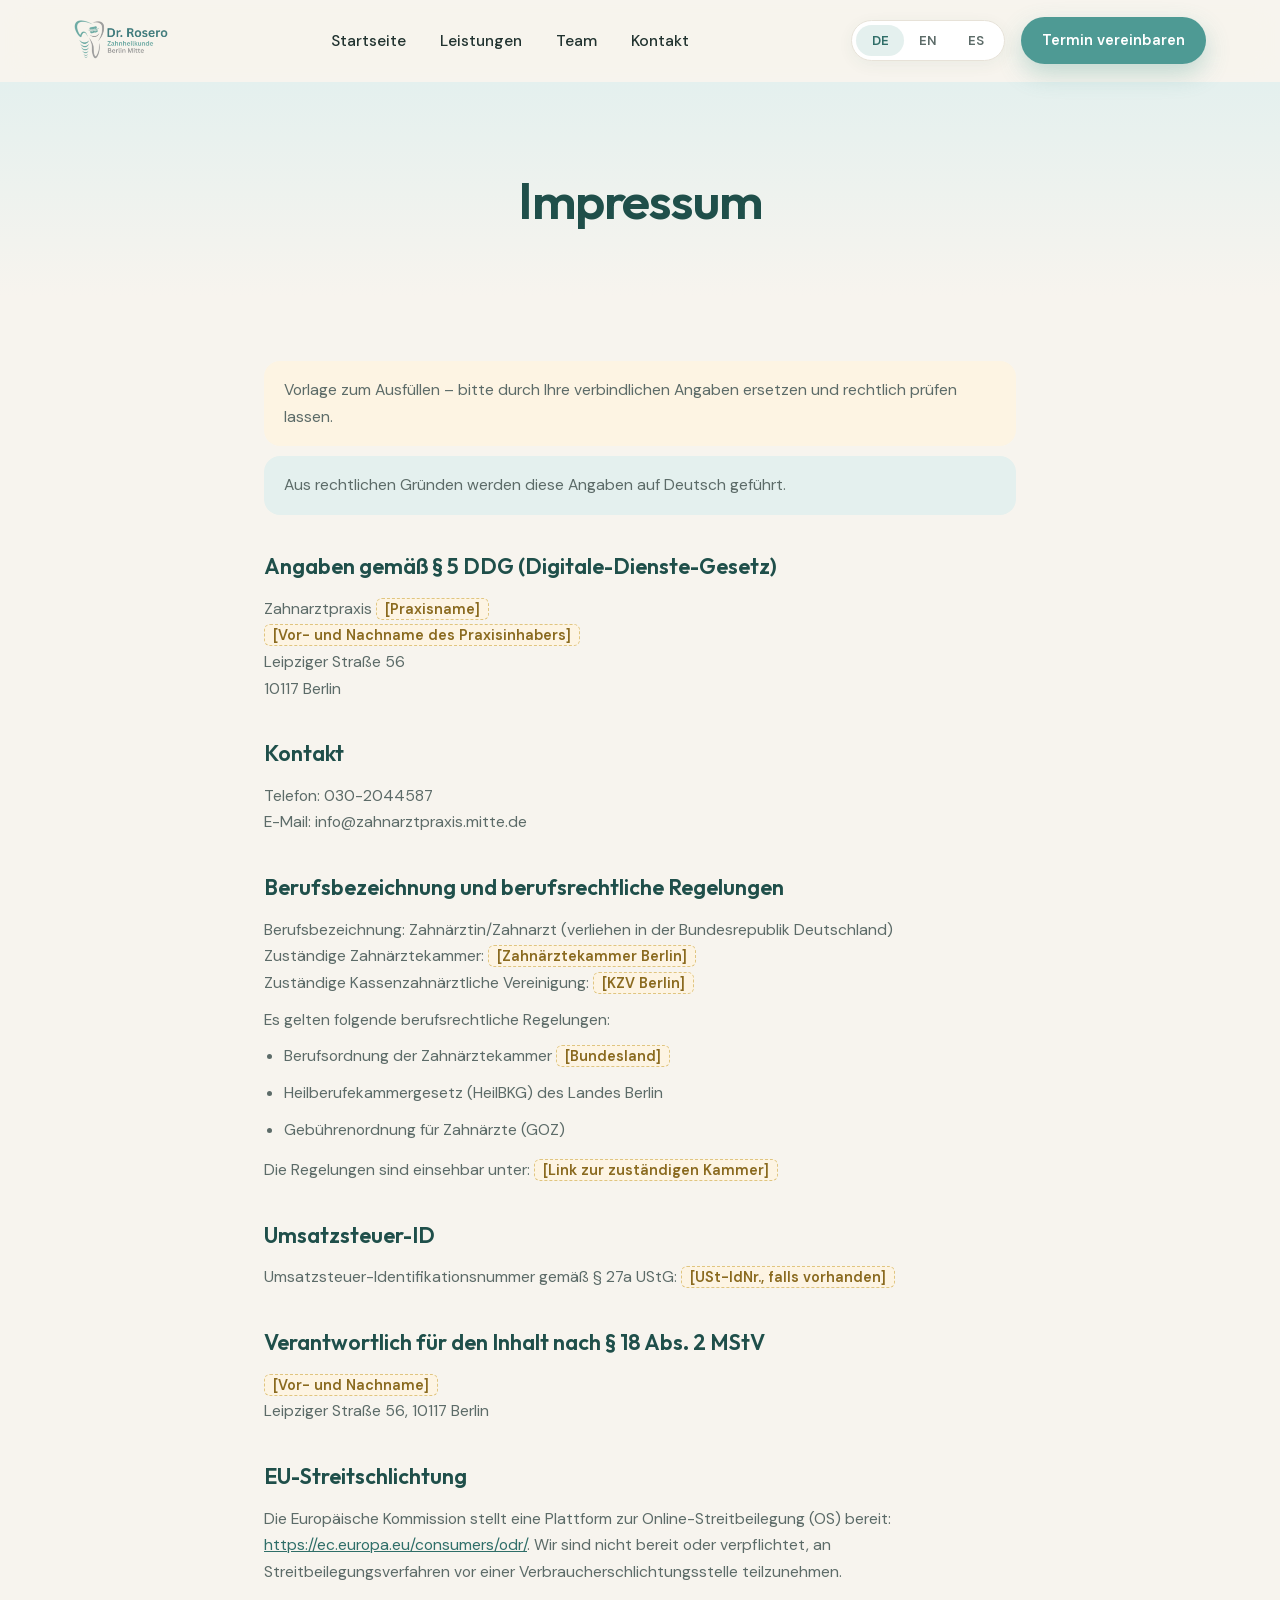
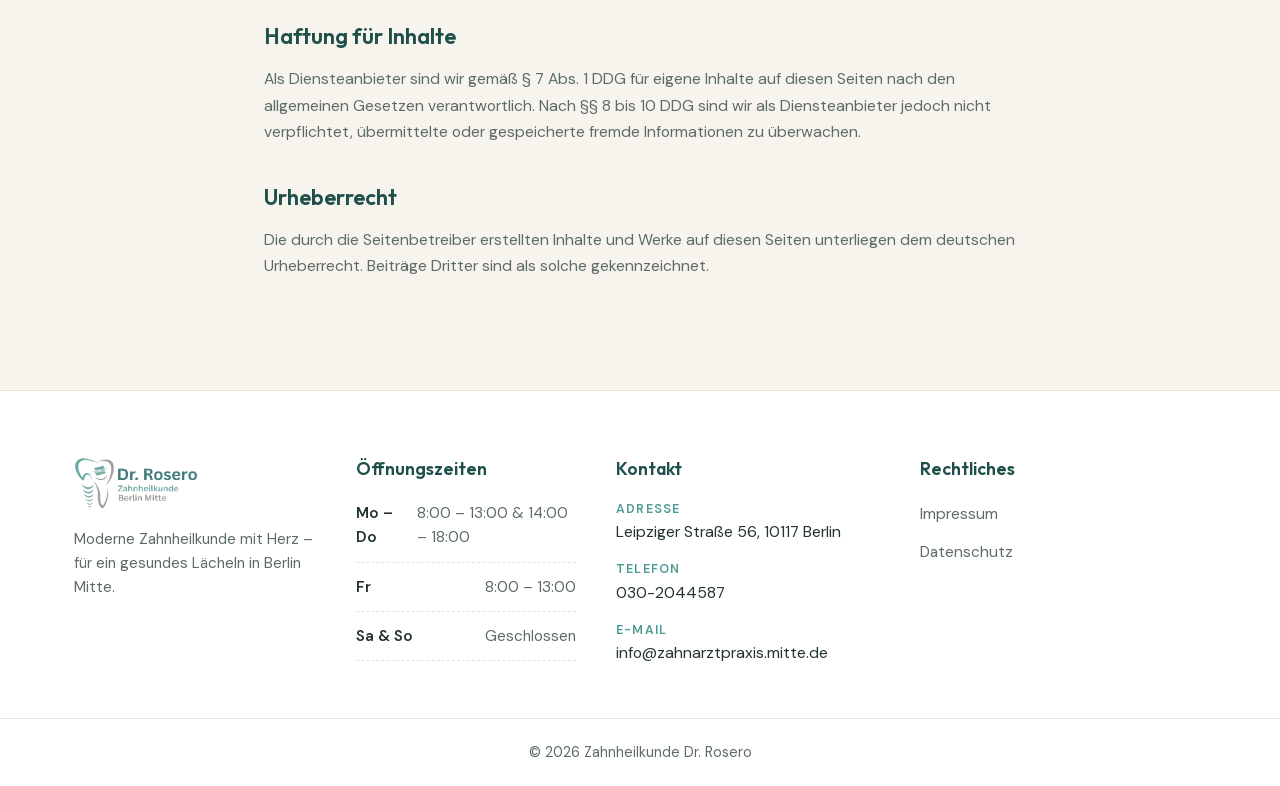
<file: impressum.html>
<!DOCTYPE html>
<html lang="de">
<head>
  <meta charset="UTF-8" />
  <meta name="viewport" content="width=device-width, initial-scale=1.0" />
  <title>Impressum | Zahnarztpraxis Dr. Rosero Berlin Mitte</title>
  <meta name="description" content="Impressum und Anbieterkennzeichnung der Zahnarztpraxis Dr. Rosero, Berlin Mitte." />
  <meta name="robots" content="noindex" />
  <link rel="stylesheet" href="styles.css?v=3" />
  <link rel="icon" href="favicon.ico" sizes="any" />
  <link rel="icon" type="image/png" href="favicon-32.png" sizes="32x32" />
  <link rel="apple-touch-icon" href="apple-touch-icon.png" />
</head>
<body data-title-key="meta.imprint.title" data-desc-key="meta.imprint.desc">

  <!-- NAVIGATION -->
  <header class="nav" id="top">
    <div class="container nav__inner">
      <a href="index.html" class="nav__logo" aria-label="Dr. Rosero – Startseite">
        <img src="rosero-logo-final-3000x1400.png" alt="Dr. Rosero – Zahnheilkunde Berlin Mitte" />
      </a>
      <nav class="nav__links" aria-label="Hauptnavigation">
        <a href="index.html" data-i18n="nav.home">Startseite</a>
        <a href="leistungen.html" data-i18n="nav.services">Leistungen</a>
        <a href="team.html" data-i18n="nav.team">Team</a>
        <a href="index.html#contact" data-i18n="nav.contact">Kontakt</a>
      </nav>
      <div class="nav__actions">
        <div class="lang-switch" role="group" aria-label="Sprache wählen">
          <span class="lang-switch__thumb" aria-hidden="true"></span>
          <button type="button" class="lang-switch__btn is-active" data-lang="de" aria-pressed="true"><span class="lang-code">DE</span></button>
          <button type="button" class="lang-switch__btn" data-lang="en" aria-pressed="false"><span class="lang-code">EN</span></button>
          <button type="button" class="lang-switch__btn" data-lang="es" aria-pressed="false"><span class="lang-code">ES</span></button>
        </div>
        <a href="https://www.doctolib.de/zahnarztpraxis/berlin/richter-susanne/booking/specialities?source=profile" target="_blank" rel="noopener" class="btn btn--primary nav__cta" data-i18n="nav.cta">Termin vereinbaren</a>
        <button class="nav__burger" id="burger" aria-label="Menü öffnen" aria-expanded="false"><span></span><span></span><span></span></button>
      </div>
    </div>
  </header>

  <!-- PAGE HERO -->
  <section class="page-hero">
    <div class="container">
      <h1 data-i18n="imprint.title">Impressum</h1>
    </div>
  </section>

  <!-- LEGAL -->
  <section class="legal">
    <div class="container legal__inner">
      <p class="legal__note legal__note--tmpl" data-i18n="legal.template_note">Vorlage zum Ausfüllen – bitte durch Ihre verbindlichen Angaben ersetzen und rechtlich prüfen lassen.</p>
      <p class="legal__note" data-i18n="legal.lang_note">Aus rechtlichen Gründen werden diese Angaben auf Deutsch geführt.</p>

      <h2>Angaben gemäß § 5 DDG (Digitale-Dienste-Gesetz)</h2>
      <p>
        Zahnarztpraxis <span class="ph">[Praxisname]</span><br />
        <span class="ph">[Vor- und Nachname des Praxisinhabers]</span><br />
        Leipziger Straße 56<br />
        10117 Berlin
      </p>

      <h2>Kontakt</h2>
      <p>
        Telefon: 030-2044587<br />
        E-Mail: info@zahnarztpraxis.mitte.de
      </p>

      <h2>Berufsbezeichnung und berufsrechtliche Regelungen</h2>
      <p>
        Berufsbezeichnung: Zahnärztin/Zahnarzt (verliehen in der Bundesrepublik Deutschland)<br />
        Zuständige Zahnärztekammer: <span class="ph">[Zahnärztekammer Berlin]</span><br />
        Zuständige Kassenzahnärztliche Vereinigung: <span class="ph">[KZV Berlin]</span>
      </p>
      <p>Es gelten folgende berufsrechtliche Regelungen:</p>
      <ul>
        <li>Berufsordnung der Zahnärztekammer <span class="ph">[Bundesland]</span></li>
        <li>Heilberufekammergesetz (HeilBKG) des Landes Berlin</li>
        <li>Gebührenordnung für Zahnärzte (GOZ)</li>
      </ul>
      <p>Die Regelungen sind einsehbar unter: <span class="ph">[Link zur zuständigen Kammer]</span></p>

      <h2>Umsatzsteuer-ID</h2>
      <p>Umsatzsteuer-Identifikationsnummer gemäß § 27a UStG: <span class="ph">[USt-IdNr., falls vorhanden]</span></p>

      <h2>Verantwortlich für den Inhalt nach § 18 Abs. 2 MStV</h2>
      <p>
        <span class="ph">[Vor- und Nachname]</span><br />
        Leipziger Straße 56, 10117 Berlin
      </p>

      <h2>EU-Streitschlichtung</h2>
      <p>
        Die Europäische Kommission stellt eine Plattform zur Online-Streitbeilegung (OS) bereit:
        <a href="https://ec.europa.eu/consumers/odr/" target="_blank" rel="noopener">https://ec.europa.eu/consumers/odr/</a>.
        Wir sind nicht bereit oder verpflichtet, an Streitbeilegungsverfahren vor einer
        Verbraucherschlichtungsstelle teilzunehmen.
      </p>

      <h2>Haftung für Inhalte</h2>
      <p>
        Als Diensteanbieter sind wir gemäß § 7 Abs. 1 DDG für eigene Inhalte auf diesen Seiten nach den
        allgemeinen Gesetzen verantwortlich. Nach §§ 8 bis 10 DDG sind wir als Diensteanbieter jedoch nicht
        verpflichtet, übermittelte oder gespeicherte fremde Informationen zu überwachen.
      </p>

      <h2>Urheberrecht</h2>
      <p>
        Die durch die Seitenbetreiber erstellten Inhalte und Werke auf diesen Seiten unterliegen dem
        deutschen Urheberrecht. Beiträge Dritter sind als solche gekennzeichnet.
      </p>
    </div>
  </section>

  <!-- FOOTER -->
  <footer class="footer">
    <div class="container footer__inner">
      <div class="footer__brand">
        <img src="rosero-logo-final-3000x1400.png" alt="Dr. Rosero – Zahnheilkunde Berlin Mitte" />
        <p data-i18n="footer.tagline">Moderne Zahnheilkunde mit Herz – für ein gesundes Lächeln in Berlin Mitte.</p>
      </div>
      <div class="footer__col">
        <h3 data-i18n="footer.hours_title">Öffnungszeiten</h3>
        <ul class="footer__hours">
          <li><span data-i18n="footer.hours_1_day">Mo – Do</span><span data-i18n="footer.hours_1_time">8:00 – 13:00 &amp; 14:00 – 18:00</span></li>
          <li><span data-i18n="footer.hours_2_day">Fr</span><span data-i18n="footer.hours_2_time">8:00 – 13:00</span></li>
          <li><span data-i18n="footer.hours_3_day">Sa &amp; So</span><span data-i18n="footer.hours_3_time">Geschlossen</span></li>
        </ul>
      </div>
      <div class="footer__col">
        <h3 data-i18n="footer.contact_title">Kontakt</h3>
        <ul class="footer__contact">
          <li><span class="footer__label" data-i18n="footer.address_label">Adresse</span>Leipziger Straße 56, 10117 Berlin</li>
          <li><span class="footer__label" data-i18n="footer.phone_label">Telefon</span><a href="tel:+49302044587">030-2044587</a></li>
          <li><span class="footer__label" data-i18n="footer.email_label">E-Mail</span><a href="mailto:info@zahnarztpraxis.mitte.de">info@zahnarztpraxis.mitte.de</a></li>
        </ul>
      </div>
      <div class="footer__col">
        <h3 data-i18n="footer.legal_title">Rechtliches</h3>
        <ul class="footer__links">
          <li><a href="impressum.html" data-i18n="footer.imprint">Impressum</a></li>
          <li><a href="datenschutz.html" data-i18n="footer.privacy">Datenschutz</a></li>
        </ul>
      </div>
    </div>
    <div class="footer__bar"><div class="container"><p>© 2026 Zahnheilkunde Dr. Rosero</p></div></div>
  </footer>

  <script src="translations.js?v=2"></script>
  <script src="app.js?v=2"></script>
</body>
</html>
</file>
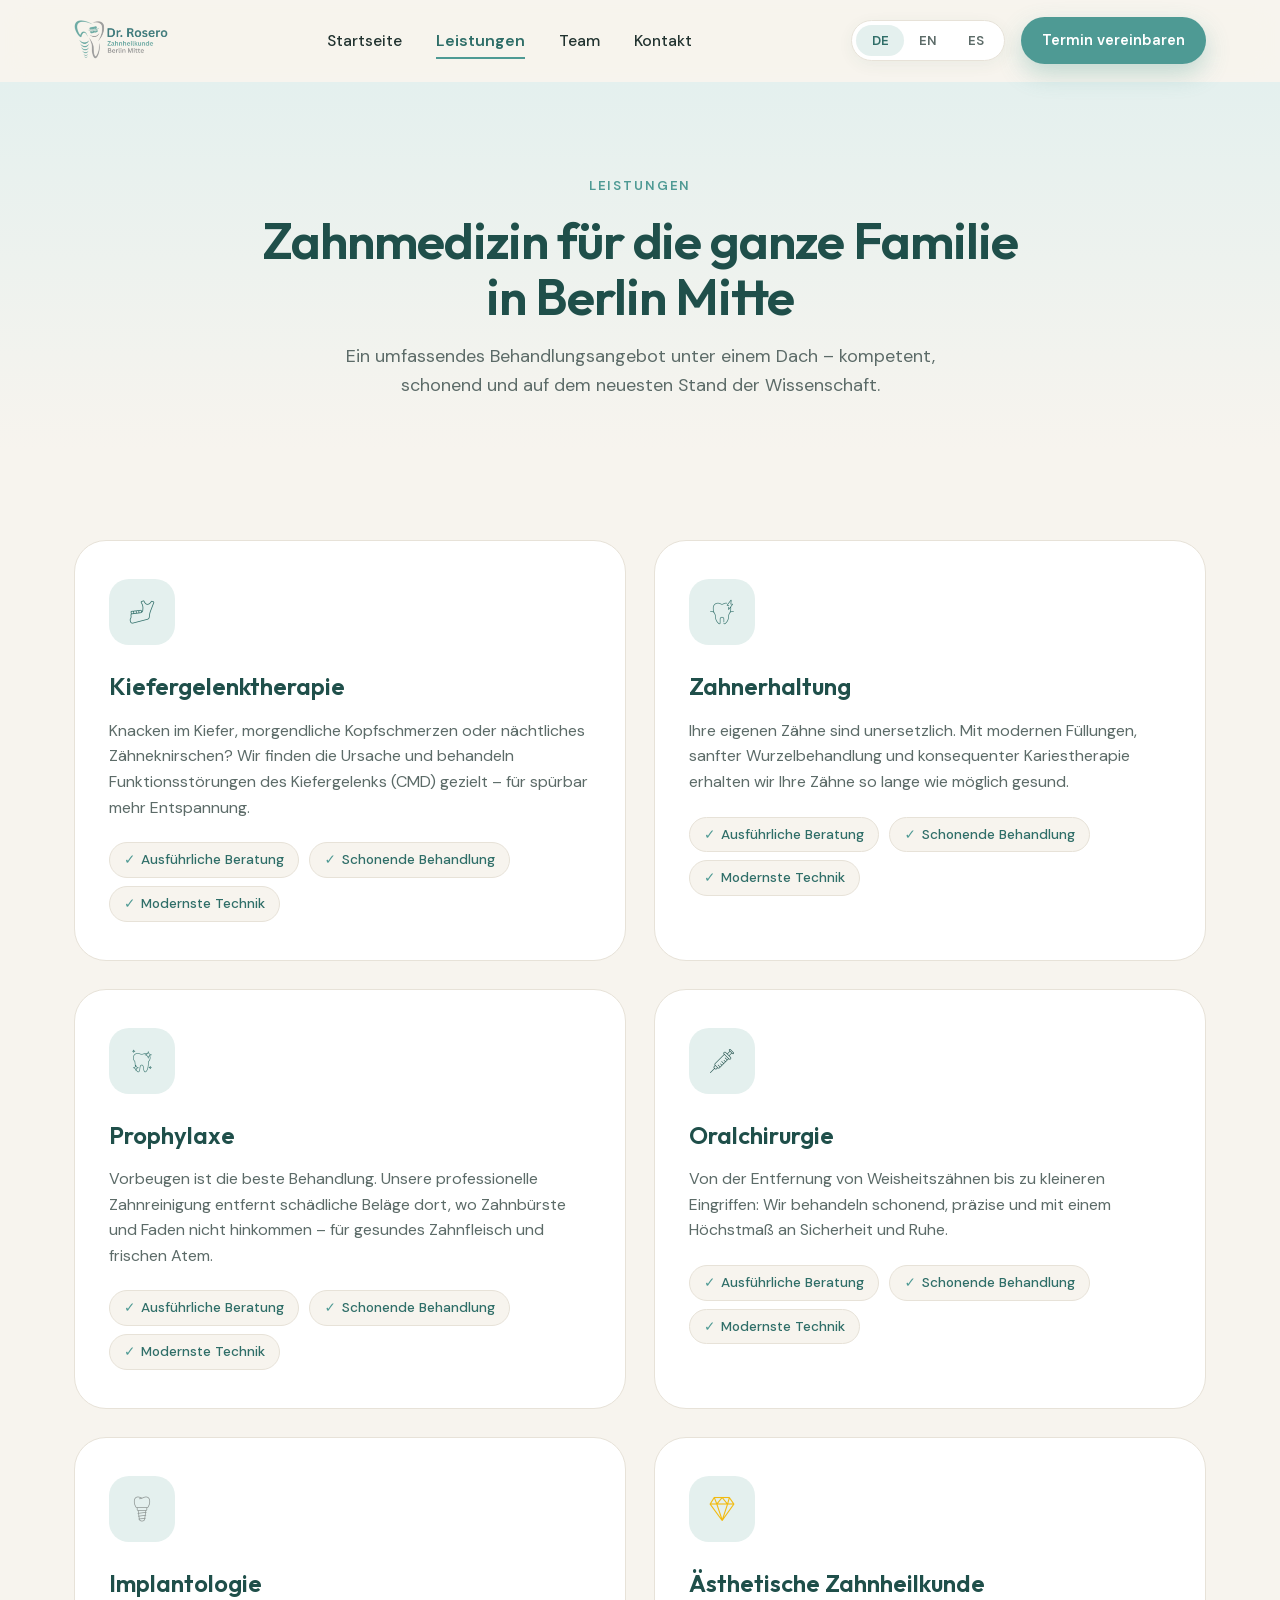
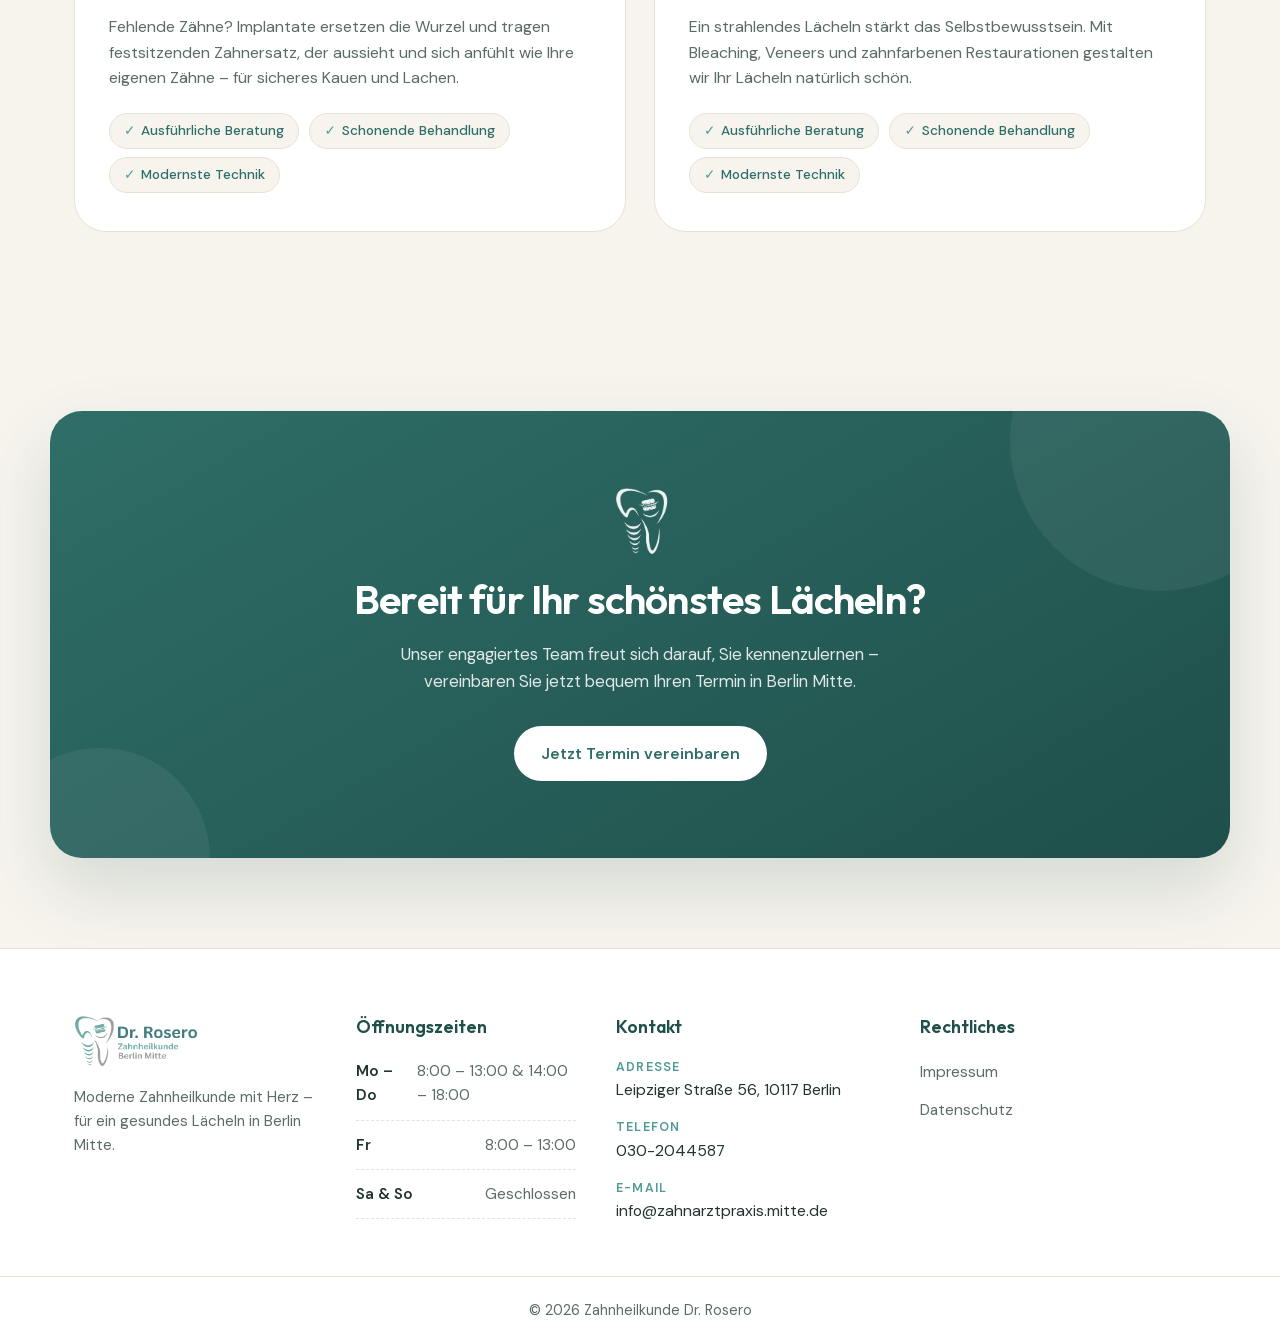
<file: leistungen.html>
<!DOCTYPE html>
<html lang="de">
<head>
  <meta charset="UTF-8" />
  <meta name="viewport" content="width=device-width, initial-scale=1.0" />
  <title>Leistungen | Zahnarztpraxis Dr. Rosero Berlin Mitte</title>
  <meta name="description" content="Unser Leistungsspektrum in Berlin Mitte: Prophylaxe, Zahnerhaltung, Implantate, Oralchirurgie, Kiefergelenktherapie und ästhetische Zahnheilkunde." />
  <link rel="canonical" href="https://www.zahnarztpraxis-mitte.de/leistungen.html" />
  <link rel="stylesheet" href="styles.css?v=3" />
  <link rel="icon" href="favicon.ico" sizes="any" />
  <link rel="icon" type="image/png" href="favicon-32.png" sizes="32x32" />
  <link rel="apple-touch-icon" href="apple-touch-icon.png" />
</head>
<body data-title-key="meta.services.title" data-desc-key="meta.services.desc">

  <!-- NAVIGATION -->
  <header class="nav" id="top">
    <div class="container nav__inner">
      <a href="index.html" class="nav__logo" aria-label="Dr. Rosero – Startseite">
        <img src="rosero-logo-final-3000x1400.png" alt="Dr. Rosero – Zahnheilkunde Berlin Mitte" />
      </a>
      <nav class="nav__links" aria-label="Hauptnavigation">
        <a href="index.html" data-i18n="nav.home">Startseite</a>
        <a href="leistungen.html" class="is-active" data-i18n="nav.services">Leistungen</a>
        <a href="team.html" data-i18n="nav.team">Team</a>
        <a href="index.html#contact" data-i18n="nav.contact">Kontakt</a>
      </nav>
      <div class="nav__actions">
        <div class="lang-switch" role="group" aria-label="Sprache wählen">
          <span class="lang-switch__thumb" aria-hidden="true"></span>
          <button type="button" class="lang-switch__btn is-active" data-lang="de" aria-pressed="true"><span class="lang-code">DE</span></button>
          <button type="button" class="lang-switch__btn" data-lang="en" aria-pressed="false"><span class="lang-code">EN</span></button>
          <button type="button" class="lang-switch__btn" data-lang="es" aria-pressed="false"><span class="lang-code">ES</span></button>
        </div>
        <a href="https://www.doctolib.de/zahnarztpraxis/berlin/richter-susanne/booking/specialities?source=profile" target="_blank" rel="noopener" class="btn btn--primary nav__cta" data-i18n="nav.cta">Termin vereinbaren</a>
        <button class="nav__burger" id="burger" aria-label="Menü öffnen" aria-expanded="false"><span></span><span></span><span></span></button>
      </div>
    </div>
  </header>

  <!-- PAGE HERO -->
  <section class="page-hero">
    <div class="container">
      <span class="eyebrow" data-i18n="page.services.badge">Leistungen</span>
      <h1 data-i18n="page.services.title">Zahnmedizin für die ganze Familie in Berlin Mitte</h1>
      <p data-i18n="page.services.subtitle">Ein umfassendes Behandlungsangebot unter einem Dach – kompetent, schonend und auf dem neuesten Stand der Wissenschaft.</p>
    </div>
  </section>

  <!-- SERVICES DETAIL -->
  <section class="service-list">
    <div class="container">
      <div class="service-list__grid">
        <article class="service-detail">
          <div class="service-detail__icon"><span class="icon-mask icon-mask--kiefer"></span></div>
          <h2 data-i18n="services.s1_name">Kiefergelenktherapie</h2>
          <p data-i18n="services.s1_long">…</p>
          <ul class="service-detail__features">
            <li data-i18n="services.f_consult">Ausführliche Beratung</li>
            <li data-i18n="services.f_gentle">Schonende Behandlung</li>
            <li data-i18n="services.f_modern">Modernste Technik</li>
          </ul>
        </article>

        <article class="service-detail">
          <div class="service-detail__icon"><span class="icon-mask icon-mask--zahnschmerz"></span></div>
          <h2 data-i18n="services.s2_name">Zahnerhaltung</h2>
          <p data-i18n="services.s2_long">…</p>
          <ul class="service-detail__features">
            <li data-i18n="services.f_consult">Ausführliche Beratung</li>
            <li data-i18n="services.f_gentle">Schonende Behandlung</li>
            <li data-i18n="services.f_modern">Modernste Technik</li>
          </ul>
        </article>

        <article class="service-detail">
          <div class="service-detail__icon"><span class="icon-mask icon-mask--prophylaxe"></span></div>
          <h2 data-i18n="services.s3_name">Prophylaxe</h2>
          <p data-i18n="services.s3_long">…</p>
          <ul class="service-detail__features">
            <li data-i18n="services.f_consult">Ausführliche Beratung</li>
            <li data-i18n="services.f_gentle">Schonende Behandlung</li>
            <li data-i18n="services.f_modern">Modernste Technik</li>
          </ul>
        </article>

        <article class="service-detail">
          <div class="service-detail__icon"><span class="icon-mask icon-mask--spritze"></span></div>
          <h2 data-i18n="services.s4_name">Oralchirurgie</h2>
          <p data-i18n="services.s4_long">…</p>
          <ul class="service-detail__features">
            <li data-i18n="services.f_consult">Ausführliche Beratung</li>
            <li data-i18n="services.f_gentle">Schonende Behandlung</li>
            <li data-i18n="services.f_modern">Modernste Technik</li>
          </ul>
        </article>

        <article class="service-detail">
          <div class="service-detail__icon"><span class="icon-mask icon-mask--implantat"></span></div>
          <h2 data-i18n="services.s5_name">Implantologie</h2>
          <p data-i18n="services.s5_long">…</p>
          <ul class="service-detail__features">
            <li data-i18n="services.f_consult">Ausführliche Beratung</li>
            <li data-i18n="services.f_gentle">Schonende Behandlung</li>
            <li data-i18n="services.f_modern">Modernste Technik</li>
          </ul>
        </article>

        <article class="service-detail">
          <div class="service-detail__icon"><span class="icon-mask icon-mask--diamant"></span></div>
          <h2 data-i18n="services.s6_name">Ästhetische Zahnheilkunde</h2>
          <p data-i18n="services.s6_long">…</p>
          <ul class="service-detail__features">
            <li data-i18n="services.f_consult">Ausführliche Beratung</li>
            <li data-i18n="services.f_gentle">Schonende Behandlung</li>
            <li data-i18n="services.f_modern">Modernste Technik</li>
          </ul>
        </article>
      </div>
    </div>
  </section>

  <!-- ABSCHLUSS-CTA -->
  <section class="final-cta">
    <div class="container final-cta__inner">
      <img src="1.png" alt="" class="final-cta__icon" />
      <h2 data-i18n="cta.title">Bereit für Ihr schönstes Lächeln?</h2>
      <p data-i18n="cta.text">…</p>
      <a href="https://www.doctolib.de/zahnarztpraxis/berlin/richter-susanne/booking/specialities?source=profile" target="_blank" rel="noopener" class="btn btn--light" data-i18n="cta.button">Jetzt Termin vereinbaren</a>
    </div>
  </section>

  <!-- FOOTER -->
  <footer class="footer">
    <div class="container footer__inner">
      <div class="footer__brand">
        <img src="rosero-logo-final-3000x1400.png" alt="Dr. Rosero – Zahnheilkunde Berlin Mitte" />
        <p data-i18n="footer.tagline">Moderne Zahnheilkunde mit Herz – für ein gesundes Lächeln in Berlin Mitte.</p>
      </div>
      <div class="footer__col">
        <h3 data-i18n="footer.hours_title">Öffnungszeiten</h3>
        <ul class="footer__hours">
          <li><span data-i18n="footer.hours_1_day">Mo – Do</span><span data-i18n="footer.hours_1_time">8:00 – 13:00 &amp; 14:00 – 18:00</span></li>
          <li><span data-i18n="footer.hours_2_day">Fr</span><span data-i18n="footer.hours_2_time">8:00 – 13:00</span></li>
          <li><span data-i18n="footer.hours_3_day">Sa &amp; So</span><span data-i18n="footer.hours_3_time">Geschlossen</span></li>
        </ul>
      </div>
      <div class="footer__col">
        <h3 data-i18n="footer.contact_title">Kontakt</h3>
        <ul class="footer__contact">
          <li><span class="footer__label" data-i18n="footer.address_label">Adresse</span>Leipziger Straße 56, 10117 Berlin</li>
          <li><span class="footer__label" data-i18n="footer.phone_label">Telefon</span><a href="tel:+49302044587">030-2044587</a></li>
          <li><span class="footer__label" data-i18n="footer.email_label">E-Mail</span><a href="mailto:info@zahnarztpraxis.mitte.de">info@zahnarztpraxis.mitte.de</a></li>
        </ul>
      </div>
      <div class="footer__col">
        <h3 data-i18n="footer.legal_title">Rechtliches</h3>
        <ul class="footer__links">
          <li><a href="impressum.html" data-i18n="footer.imprint">Impressum</a></li>
          <li><a href="datenschutz.html" data-i18n="footer.privacy">Datenschutz</a></li>
        </ul>
      </div>
    </div>
    <div class="footer__bar"><div class="container"><p>© 2026 Zahnheilkunde Dr. Rosero</p></div></div>
  </footer>

  <script src="translations.js?v=2"></script>
  <script src="app.js?v=2"></script>
</body>
</html>
</file>
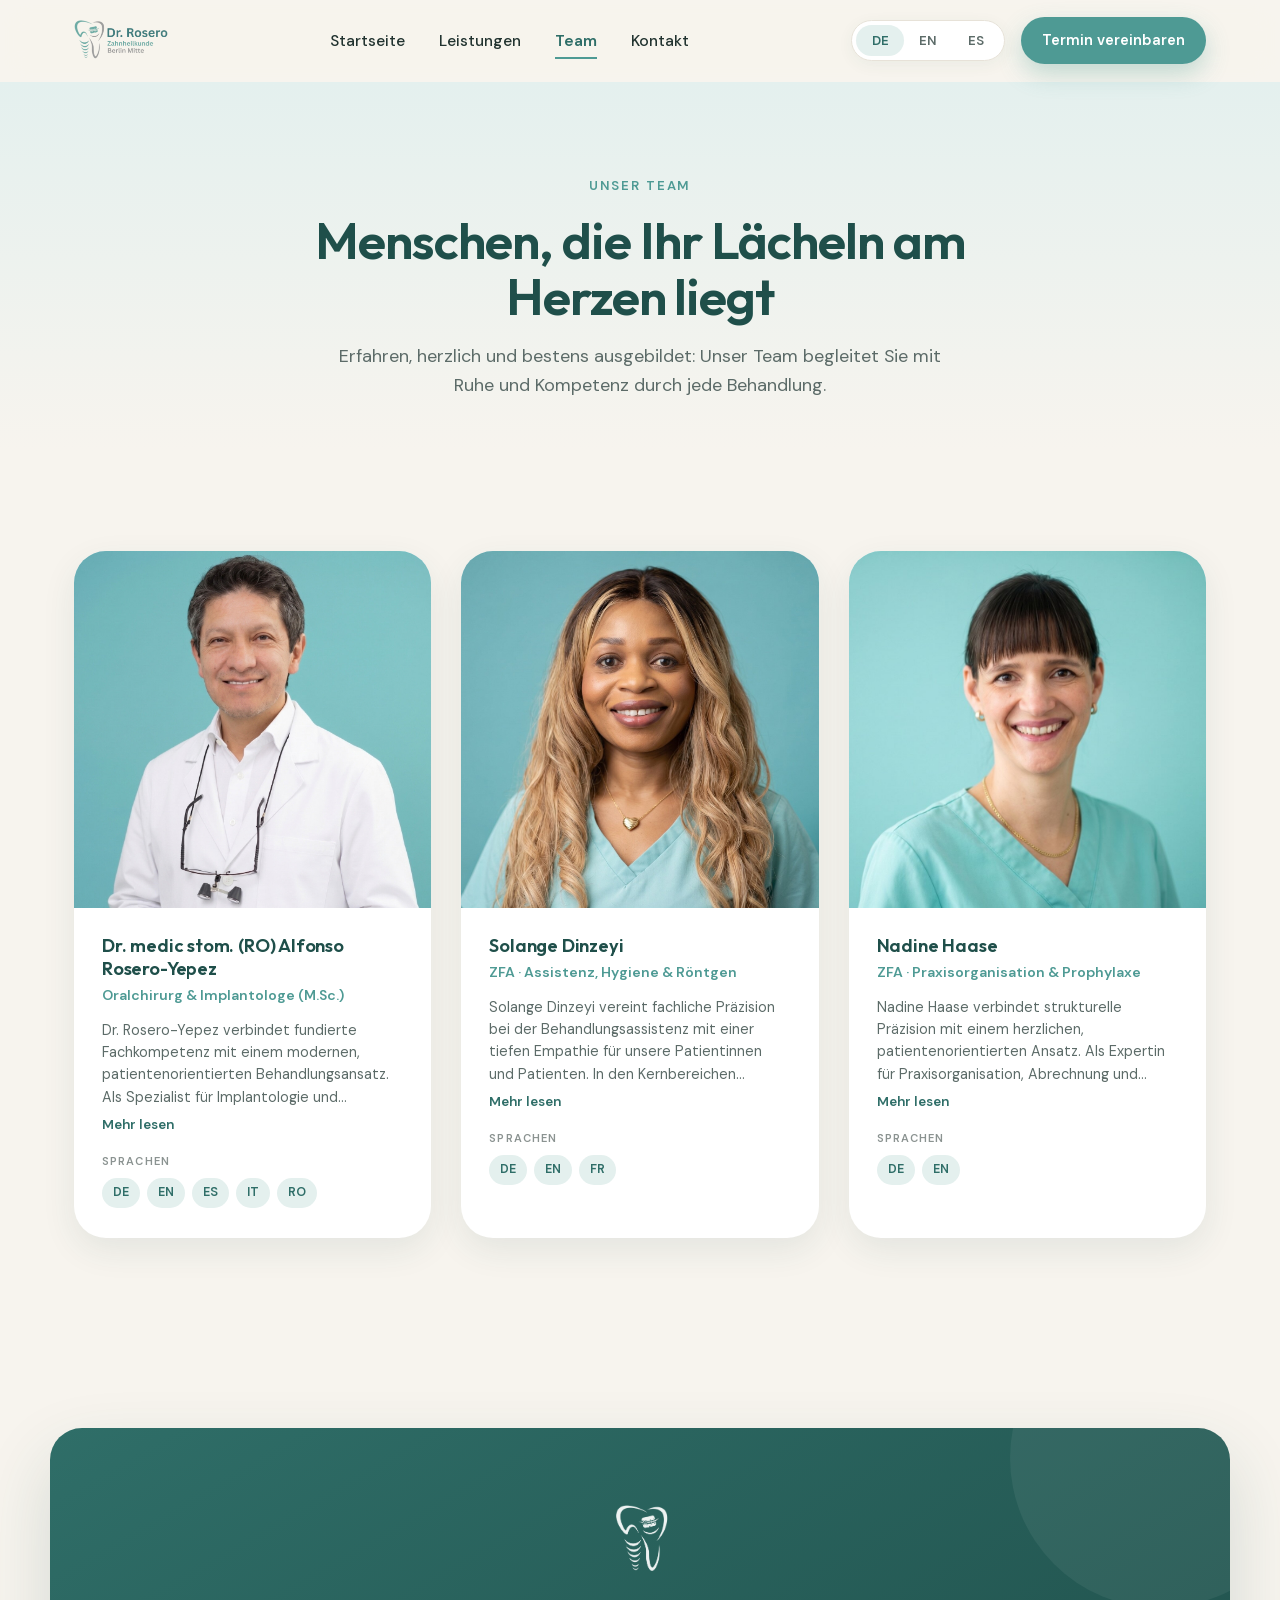
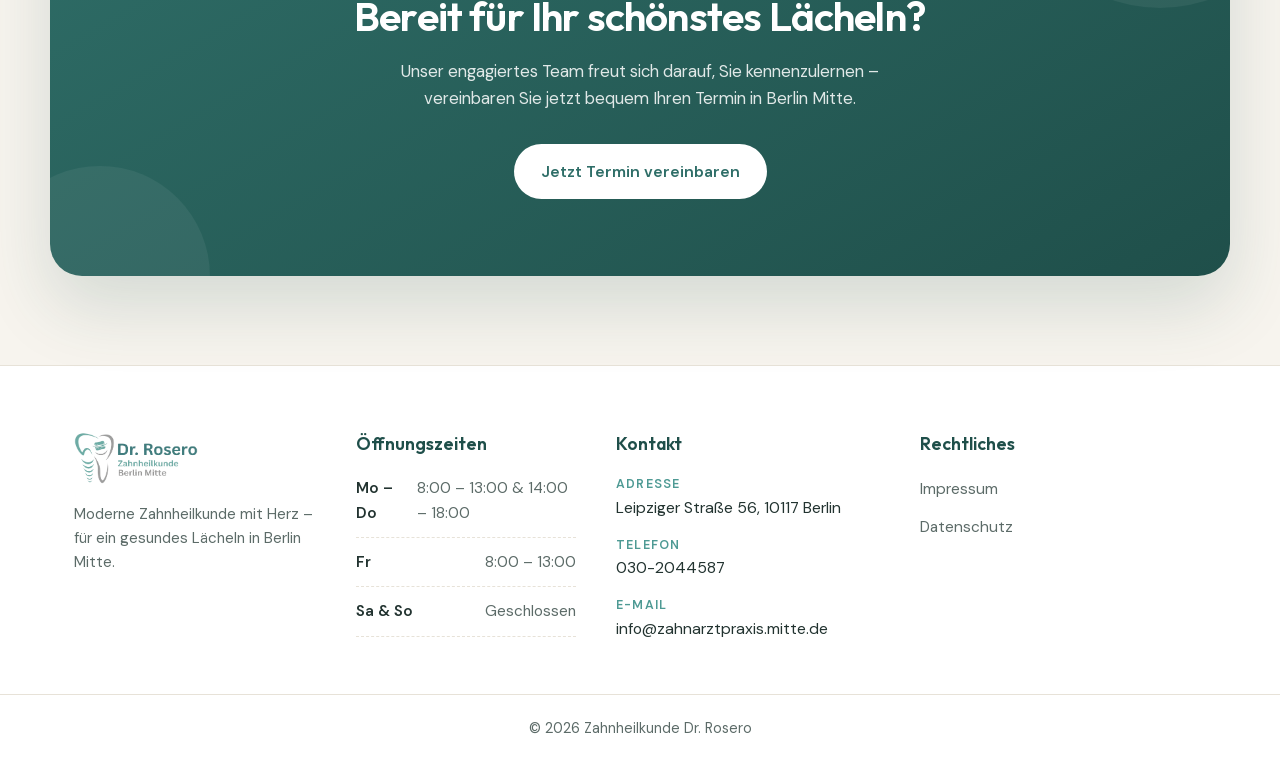
<file: team.html>
<!DOCTYPE html>
<html lang="de">
<head>
  <meta charset="UTF-8" />
  <meta name="viewport" content="width=device-width, initial-scale=1.0" />
  <title>Team | Zahnarztpraxis Dr. Rosero Berlin Mitte</title>
  <meta name="description" content="Lernen Sie das Team der Zahnarztpraxis Dr. Rosero in Berlin Mitte kennen – erfahren, herzlich und immer für Ihr Lächeln da." />
  <link rel="canonical" href="https://www.zahnarztpraxis-mitte.de/team.html" />
  <link rel="stylesheet" href="styles.css?v=3" />
  <link rel="icon" href="favicon.ico" sizes="any" />
  <link rel="icon" type="image/png" href="favicon-32.png" sizes="32x32" />
  <link rel="apple-touch-icon" href="apple-touch-icon.png" />
</head>
<body data-title-key="meta.team.title" data-desc-key="meta.team.desc">

  <!-- NAVIGATION -->
  <header class="nav" id="top">
    <div class="container nav__inner">
      <a href="index.html" class="nav__logo" aria-label="Dr. Rosero – Startseite">
        <img src="rosero-logo-final-3000x1400.png" alt="Dr. Rosero – Zahnheilkunde Berlin Mitte" />
      </a>
      <nav class="nav__links" aria-label="Hauptnavigation">
        <a href="index.html" data-i18n="nav.home">Startseite</a>
        <a href="leistungen.html" data-i18n="nav.services">Leistungen</a>
        <a href="team.html" class="is-active" data-i18n="nav.team">Team</a>
        <a href="index.html#contact" data-i18n="nav.contact">Kontakt</a>
      </nav>
      <div class="nav__actions">
        <div class="lang-switch" role="group" aria-label="Sprache wählen">
          <span class="lang-switch__thumb" aria-hidden="true"></span>
          <button type="button" class="lang-switch__btn is-active" data-lang="de" aria-pressed="true"><span class="lang-code">DE</span></button>
          <button type="button" class="lang-switch__btn" data-lang="en" aria-pressed="false"><span class="lang-code">EN</span></button>
          <button type="button" class="lang-switch__btn" data-lang="es" aria-pressed="false"><span class="lang-code">ES</span></button>
        </div>
        <a href="https://www.doctolib.de/zahnarztpraxis/berlin/richter-susanne/booking/specialities?source=profile" target="_blank" rel="noopener" class="btn btn--primary nav__cta" data-i18n="nav.cta">Termin vereinbaren</a>
        <button class="nav__burger" id="burger" aria-label="Menü öffnen" aria-expanded="false"><span></span><span></span><span></span></button>
      </div>
    </div>
  </header>

  <!-- PAGE HERO -->
  <section class="page-hero">
    <div class="container">
      <span class="eyebrow" data-i18n="page.team.badge">Unser Team</span>
      <h1 data-i18n="page.team.title">Menschen, die Ihr Lächeln am Herzen liegt</h1>
      <p data-i18n="page.team.subtitle">Erfahren, herzlich und bestens ausgebildet: Unser Team begleitet Sie mit Ruhe und Kompetenz durch jede Behandlung.</p>
    </div>
  </section>

  <!-- TEAM GRID -->
  <section class="team">
    <div class="container">
      <div class="team__grid">
        <article class="team-card">
          <img class="team-card__photo" src="team-rosero.jpg" alt="Dr. Alfonso Rosero-Yepez, Oralchirurg & Implantologe" />
          <div class="team-card__body">
            <h3 data-i18n="team.m1_name">Dr. medic stom. (RO) Alfonso Rosero-Yepez</h3>
            <p class="team-card__role" data-i18n="team.m1_role">Oralchirurg &amp; Implantologe (M.Sc.)</p>
            <p class="team-card__bio" data-i18n="team.m1_bio">Dr. Rosero-Yepez verbindet fundierte Fachkompetenz…</p>
            <button class="team-card__more" type="button" data-i18n="team.read_more" aria-expanded="false">Mehr lesen</button>
            <span class="team-card__langs-label" data-i18n="team.languages_label">Sprachen</span>
            <div class="team-card__langs">
              <span class="lang-chip">DE</span>
              <span class="lang-chip">EN</span>
              <span class="lang-chip">ES</span>
              <span class="lang-chip">IT</span>
              <span class="lang-chip">RO</span>
            </div>
          </div>
        </article>

        <article class="team-card">
          <img class="team-card__photo" src="team-solange.jpg" alt="Solange Dinzeyi, Zahnmedizinische Fachangestellte" />
          <div class="team-card__body">
            <h3 data-i18n="team.m2_name">Solange Dinzeyi</h3>
            <p class="team-card__role" data-i18n="team.m2_role">ZFA · Assistenz, Hygiene &amp; Röntgen</p>
            <p class="team-card__bio" data-i18n="team.m2_bio">Solange Dinzeyi vereint fachliche Präzision…</p>
            <button class="team-card__more" type="button" data-i18n="team.read_more" aria-expanded="false">Mehr lesen</button>
            <span class="team-card__langs-label" data-i18n="team.languages_label">Sprachen</span>
            <div class="team-card__langs">
              <span class="lang-chip">DE</span>
              <span class="lang-chip">EN</span>
              <span class="lang-chip">FR</span>
            </div>
          </div>
        </article>

        <article class="team-card">
          <img class="team-card__photo" src="team-nadine.jpg" alt="Nadine Haase, Zahnmedizinische Fachangestellte" />
          <div class="team-card__body">
            <h3 data-i18n="team.m3_name">Nadine Haase</h3>
            <p class="team-card__role" data-i18n="team.m3_role">ZFA · Praxisorganisation &amp; Prophylaxe</p>
            <p class="team-card__bio" data-i18n="team.m3_bio">Nadine Haase verbindet strukturelle Präzision…</p>
            <button class="team-card__more" type="button" data-i18n="team.read_more" aria-expanded="false">Mehr lesen</button>
            <span class="team-card__langs-label" data-i18n="team.languages_label">Sprachen</span>
            <div class="team-card__langs">
              <span class="lang-chip">DE</span>
              <span class="lang-chip">EN</span>
            </div>
          </div>
        </article>
      </div>
    </div>
  </section>

  <!-- ABSCHLUSS-CTA -->
  <section class="final-cta">
    <div class="container final-cta__inner">
      <img src="1.png" alt="" class="final-cta__icon" />
      <h2 data-i18n="cta.title">Bereit für Ihr schönstes Lächeln?</h2>
      <p data-i18n="cta.text">…</p>
      <a href="https://www.doctolib.de/zahnarztpraxis/berlin/richter-susanne/booking/specialities?source=profile" target="_blank" rel="noopener" class="btn btn--light" data-i18n="cta.button">Jetzt Termin vereinbaren</a>
    </div>
  </section>

  <!-- FOOTER -->
  <footer class="footer">
    <div class="container footer__inner">
      <div class="footer__brand">
        <img src="rosero-logo-final-3000x1400.png" alt="Dr. Rosero – Zahnheilkunde Berlin Mitte" />
        <p data-i18n="footer.tagline">Moderne Zahnheilkunde mit Herz – für ein gesundes Lächeln in Berlin Mitte.</p>
      </div>
      <div class="footer__col">
        <h3 data-i18n="footer.hours_title">Öffnungszeiten</h3>
        <ul class="footer__hours">
          <li><span data-i18n="footer.hours_1_day">Mo – Do</span><span data-i18n="footer.hours_1_time">8:00 – 13:00 &amp; 14:00 – 18:00</span></li>
          <li><span data-i18n="footer.hours_2_day">Fr</span><span data-i18n="footer.hours_2_time">8:00 – 13:00</span></li>
          <li><span data-i18n="footer.hours_3_day">Sa &amp; So</span><span data-i18n="footer.hours_3_time">Geschlossen</span></li>
        </ul>
      </div>
      <div class="footer__col">
        <h3 data-i18n="footer.contact_title">Kontakt</h3>
        <ul class="footer__contact">
          <li><span class="footer__label" data-i18n="footer.address_label">Adresse</span>Leipziger Straße 56, 10117 Berlin</li>
          <li><span class="footer__label" data-i18n="footer.phone_label">Telefon</span><a href="tel:+49302044587">030-2044587</a></li>
          <li><span class="footer__label" data-i18n="footer.email_label">E-Mail</span><a href="mailto:info@zahnarztpraxis.mitte.de">info@zahnarztpraxis.mitte.de</a></li>
        </ul>
      </div>
      <div class="footer__col">
        <h3 data-i18n="footer.legal_title">Rechtliches</h3>
        <ul class="footer__links">
          <li><a href="impressum.html" data-i18n="footer.imprint">Impressum</a></li>
          <li><a href="datenschutz.html" data-i18n="footer.privacy">Datenschutz</a></li>
        </ul>
      </div>
    </div>
    <div class="footer__bar"><div class="container"><p>© 2026 Zahnheilkunde Dr. Rosero</p></div></div>
  </footer>

  <script src="translations.js?v=2"></script>
  <script src="app.js?v=2"></script>
</body>
</html>
</file>
<file: styles.css>
/* =========================================================================
   Dr. Rosero – Zahnheilkunde Berlin Mitte
   Helles, cleanes Design · Creme/Weiß + Petrolgrün · DM Sans + Space Grotesk
   ========================================================================= */

/* Self-hosted fonts (DSGVO: keine Anfragen an Google-Server) */
@font-face {
  font-family: "DM Sans";
  font-style: normal;
  font-weight: 400 700;
  font-display: swap;
  src: url("fonts/dm-sans.woff2") format("woff2");
}
@font-face {
  font-family: "Outfit";
  font-style: normal;
  font-weight: 400 700;
  font-display: swap;
  src: url("fonts/outfit.woff2") format("woff2");
}

:root {
  /* Farben */
  --cream: #f7f4ee;
  --cream-2: #efeae1;
  --white: #ffffff;
  --teal: #4e9a94;
  --teal-dark: #2f6e68;
  --teal-deep: #1f4f4a;
  --teal-soft: #e4f0ee;
  --grey: #8b9391;
  --text: #223330;
  --muted: #5c6b68;
  --line: #e7e2d8;

  /* Typo */
  --font-body: "DM Sans", system-ui, -apple-system, sans-serif;
  --font-display: "Outfit", var(--font-body);

  /* Struktur */
  --radius: 20px;
  --radius-lg: 32px;
  --shadow-sm: 0 4px 16px rgba(31, 79, 74, 0.06);
  --shadow: 0 18px 44px rgba(31, 79, 74, 0.1);
  --shadow-lg: 0 30px 70px rgba(31, 79, 74, 0.16);
  --container: 1180px;
  --nav-h: 82px;
}

* { box-sizing: border-box; margin: 0; padding: 0; }

html { scroll-behavior: smooth; scroll-padding-top: var(--nav-h); }

body {
  font-family: var(--font-body);
  color: var(--text);
  background: var(--cream);
  line-height: 1.6;
  -webkit-font-smoothing: antialiased;
  overflow-x: hidden;
}

img { max-width: 100%; display: block; }
a { color: inherit; text-decoration: none; }

.container {
  width: 100%;
  max-width: var(--container);
  margin-inline: auto;
  padding-inline: 24px;
}

/* ---------- Gemeinsame Typografie ---------- */
.section-title {
  font-family: var(--font-display);
  font-weight: 600;
  letter-spacing: -0.02em;
  line-height: 1.12;
  color: var(--teal-deep);
  font-size: clamp(1.9rem, 3.4vw, 2.9rem);
}

.section-sub {
  color: var(--muted);
  font-size: 1.08rem;
  max-width: 620px;
}

.eyebrow {
  display: inline-block;
  font-weight: 600;
  font-size: 0.82rem;
  letter-spacing: 0.14em;
  text-transform: uppercase;
  color: var(--teal);
  margin-bottom: 14px;
}

.section-head { text-align: center; margin-inline: auto; margin-bottom: 54px; }
.section-head .section-sub { margin-inline: auto; }

/* ---------------- Buttons ---------------- */
.btn {
  display: inline-flex;
  align-items: center;
  justify-content: center;
  gap: 8px;
  font-family: var(--font-body);
  font-weight: 600;
  font-size: 0.98rem;
  padding: 14px 26px;
  border-radius: 999px;
  border: 1.5px solid transparent;
  cursor: pointer;
  transition: transform 0.2s ease, box-shadow 0.2s ease, background 0.2s ease,
    color 0.2s ease;
  white-space: nowrap;
}
.btn--primary { background: var(--teal); color: #fff; box-shadow: 0 10px 24px rgba(78, 154, 148, 0.32); }
.btn--primary:hover { background: var(--teal-dark); transform: translateY(-2px); box-shadow: 0 14px 30px rgba(47, 110, 104, 0.4); }
.btn--ghost { background: transparent; color: var(--teal-dark); border-color: var(--teal); }
.btn--ghost:hover { background: var(--teal-soft); transform: translateY(-2px); }
.btn--light { background: #fff; color: var(--teal-dark); }
.btn--light:hover { transform: translateY(-2px); box-shadow: var(--shadow); }

/* =============================== NAV =============================== */
.nav {
  position: sticky;
  top: 0;
  z-index: 100;
  height: var(--nav-h);
  display: flex;
  align-items: center;
  background: rgba(247, 244, 238, 0.82);
  backdrop-filter: saturate(180%) blur(14px);
  border-bottom: 1px solid transparent;
  transition: border-color 0.25s ease, background 0.25s ease, box-shadow 0.25s ease;
}
.nav.is-scrolled {
  border-bottom-color: var(--line);
  box-shadow: 0 6px 24px rgba(31, 79, 74, 0.05);
}
.nav__inner { display: flex; align-items: center; justify-content: space-between; gap: 20px; }
.nav__logo img { height: 44px; width: auto; }

.nav__links { display: flex; gap: 34px; }
.nav__links a {
  font-weight: 500;
  color: var(--text);
  font-size: 0.98rem;
  position: relative;
  padding: 4px 0;
}
.nav__links a::after {
  content: "";
  position: absolute;
  left: 0; bottom: -2px;
  width: 100%; height: 2px;
  background: var(--teal);
  transform: scaleX(0);
  transform-origin: left;
  transition: transform 0.25s ease;
}
.nav__links a:hover { color: var(--teal-dark); }
.nav__links a:hover::after { transform: scaleX(1); }
.nav__links a.is-active { color: var(--teal-dark); font-weight: 600; }
.nav__links a.is-active::after { transform: scaleX(1); }

.nav__actions { display: flex; align-items: center; gap: 16px; }

/* Sprachregler */
.lang-switch {
  position: relative;
  display: flex;
  background: var(--white);
  border: 1px solid var(--line);
  border-radius: 999px;
  padding: 4px;
  box-shadow: var(--shadow-sm);
}
.lang-switch__thumb {
  position: absolute;
  top: 4px; left: 4px;
  height: calc(100% - 8px);
  width: 48px;
  background: var(--teal-soft);
  border-radius: 999px;
  transition: transform 0.28s cubic-bezier(0.4, 0, 0.2, 1);
  z-index: 0;
}
.lang-switch__btn {
  position: relative;
  z-index: 1;
  display: flex;
  align-items: center;
  justify-content: center;
  width: 48px;
  border: none;
  background: transparent;
  font-family: var(--font-body);
  font-weight: 600;
  font-size: 0.82rem;
  color: var(--muted);
  cursor: pointer;
  padding: 7px 0;
  border-radius: 999px;
  transition: color 0.2s ease;
}
.lang-switch__btn.is-active { color: var(--teal-dark); }

.nav__cta { padding: 11px 20px; font-size: 0.92rem; }

.nav__burger { display: none; flex-direction: column; gap: 5px; background: none; border: none; cursor: pointer; padding: 6px; }
.nav__burger span { width: 24px; height: 2px; background: var(--teal-dark); border-radius: 2px; transition: 0.3s ease; }

/* =============================== HERO =============================== */
.hero { padding: clamp(40px, 6vw, 84px) 0 clamp(56px, 7vw, 100px); position: relative; }
.hero__inner {
  display: grid;
  grid-template-columns: 1.05fr 0.95fr;
  gap: 56px;
  align-items: center;
}
.hero__title {
  font-family: var(--font-display);
  font-weight: 600;
  font-size: clamp(2.3rem, 5vw, 4rem);
  line-height: 1.06;
  letter-spacing: -0.03em;
  color: var(--teal-deep);
}
.hero__title > span:first-child { display: block; }

/* Badge-Pill über der Headline */
.hero__badge-pill {
  display: inline-flex;
  align-items: center;
  gap: 8px;
  font-weight: 600;
  font-size: 0.82rem;
  letter-spacing: 0.1em;
  text-transform: uppercase;
  color: var(--teal-dark);
  background: var(--teal-soft);
  border-radius: 999px;
  padding: 8px 16px;
  margin-bottom: 22px;
}
.hero__badge-pill svg { width: 14px; height: 14px; flex-shrink: 0; }

.hero__subtitle { margin-top: 22px; font-size: 1.18rem; color: var(--muted); max-width: 520px; }

/* Trust-Chips */
.hero__trust {
  list-style: none;
  display: flex;
  flex-wrap: wrap;
  gap: 10px 22px;
  margin-top: 26px;
}
.hero__trust li { display: flex; align-items: center; gap: 8px; font-weight: 500; font-size: 0.96rem; color: var(--text); }
.hero__trust .dot {
  width: 22px; height: 22px;
  display: grid; place-items: center;
  background: var(--teal); color: #fff;
  border-radius: 50%;
  font-size: 0.7rem; font-weight: 700;
}
.hero__buttons { display: flex; gap: 14px; margin-top: 34px; flex-wrap: wrap; }

.rating { display: flex; align-items: center; gap: 16px; margin-top: 40px; }
.rating__avatars { display: flex; }
.rating__avatars .avatar-initial {
  width: 46px; height: 46px; border-radius: 50%;
  border: 3px solid var(--cream);
  margin-left: -12px;
}
.rating__avatars .avatar-initial:first-child { margin-left: 0; }
.avatar-initial {
  display: flex; align-items: center; justify-content: center;
  font-family: var(--font-display); font-weight: 600; font-size: 0.95rem;
  color: #fff;
}
.avatar-initial--1 { background: var(--teal); }
.avatar-initial--2 { background: var(--teal-dark); }
.avatar-initial--3 { background: var(--teal-deep); }
.avatar-initial--4 { background: var(--grey); }
.rating__stars { display: flex; align-items: center; gap: 8px; }
.rating__stars strong { font-family: var(--font-display); font-size: 1.15rem; color: var(--teal-deep); }
.rating__stars .stars { color: #f2b90c; letter-spacing: 1px; font-size: 0.95rem; }
.rating__text p { font-size: 0.9rem; color: var(--muted); max-width: 260px; line-height: 1.4; }

/* Hero-Media */
.hero__media { position: relative; display: flex; justify-content: center; }
.hero__blob {
  position: absolute;
  inset: 6% 4% 0 4%;
  background: linear-gradient(160deg, var(--teal) 0%, var(--teal-dark) 100%);
  border-radius: 44% 56% 58% 42% / 55% 48% 52% 45%;
  z-index: 0;
  animation: blob 14s ease-in-out infinite;
}
@keyframes blob {
  0%, 100% { border-radius: 44% 56% 58% 42% / 55% 48% 52% 45%; }
  50% { border-radius: 56% 44% 42% 58% / 46% 55% 45% 54%; }
}
.hero__img {
  position: relative;
  z-index: 1;
  width: 100%;
  max-width: 480px;
  aspect-ratio: 4 / 5;
  object-fit: cover;
  border-radius: var(--radius-lg);
  box-shadow: var(--shadow-lg);
}
/* Neutrales Marken-Visual (statt Personenfoto) */
.hero__visual {
  position: relative;
  z-index: 1;
  width: 100%;
  max-width: 480px;
  aspect-ratio: 4 / 5;
  border-radius: var(--radius-lg);
  background: linear-gradient(155deg, var(--teal) 0%, var(--teal-dark) 55%, var(--teal-deep) 100%);
  box-shadow: var(--shadow-lg);
  display: flex;
  flex-direction: column;
  align-items: center;
  justify-content: center;
  text-align: center;
  overflow: hidden;
  padding: 24px;
}
.hero__visual-ring {
  position: absolute;
  border-radius: 50%;
  border: 1px solid rgba(255, 255, 255, 0.14);
}
.hero__visual-ring--1 { width: 360px; height: 360px; top: -110px; right: -120px; }
.hero__visual-ring--2 {
  width: 260px; height: 260px; bottom: -90px; left: -80px;
  border: none;
  background: radial-gradient(circle, rgba(255, 255, 255, 0.16), transparent 70%);
}
.hero__visual-logo {
  position: relative;
  z-index: 1;
  width: 120px;
  height: auto;
  filter: brightness(0) invert(1);
  opacity: 0.96;
  margin-bottom: 14px;
}
.hero__visual-name {
  position: relative;
  z-index: 1;
  font-family: var(--font-display);
  font-weight: 600;
  font-size: 2.1rem;
  letter-spacing: -0.01em;
  color: #fff;
}
.hero__visual-sub {
  position: relative;
  z-index: 1;
  margin-top: 6px;
  font-size: 0.82rem;
  letter-spacing: 0.16em;
  text-transform: uppercase;
  color: rgba(255, 255, 255, 0.82);
}
.hero__float {
  position: absolute;
  z-index: 2;
  display: flex;
  align-items: center;
  gap: 10px;
  background: #fff;
  padding: 12px 18px;
  border-radius: 18px;
  box-shadow: var(--shadow);
}
.hero__float--rating { top: 24px; right: -6px; flex-direction: column; align-items: flex-start; gap: 2px; }
.hero__float--rating strong { font-family: var(--font-display); font-size: 1.25rem; color: var(--teal-deep); }
.hero__float--rating span { font-size: 0.78rem; color: var(--muted); }
.hero__float--brand { bottom: 24px; left: -6px; font-family: var(--font-display); font-weight: 600; color: var(--teal-deep); }
.hero__float-pin { display: inline-flex; width: 17px; height: 17px; }
.hero__float-pin svg { display: block; width: 100%; height: 100%; }

/* =============================== ABOUT =============================== */
.about { padding: clamp(60px, 8vw, 110px) 0; }
.about__inner { display: grid; grid-template-columns: 0.92fr 1.08fr; gap: 60px; align-items: center; }
.about__media { position: relative; }
.about__media img {
  width: 100%;
  border-radius: var(--radius-lg);
  box-shadow: var(--shadow-lg);
  aspect-ratio: 4 / 5;
  object-fit: cover;
}
.about__media::before {
  content: "";
  position: absolute;
  inset: -18px -18px auto auto;
  width: 120px; height: 120px;
  background: var(--teal-soft);
  border-radius: 30px;
  z-index: -1;
}
.about__text { margin-top: 22px; color: var(--muted); font-size: 1.05rem; }
.about__list { list-style: none; margin-top: 34px; display: grid; gap: 22px; }
.about__list li { display: flex; gap: 16px; }
.about__list .check {
  flex: none;
  width: 34px; height: 34px;
  display: grid; place-items: center;
  background: var(--teal); color: #fff;
  border-radius: 50%;
  font-size: 0.9rem; font-weight: 700;
  margin-top: 2px;
}
.about__list strong { display: block; font-family: var(--font-display); font-weight: 600; color: var(--teal-deep); margin-bottom: 4px; }
.about__list p { color: var(--muted); font-size: 0.98rem; }

/* ============================ LEISTUNGEN ============================ */
.services { padding: clamp(60px, 8vw, 110px) 0; background: var(--white); }
.services__grid {
  display: grid;
  grid-template-columns: repeat(4, 1fr);
  gap: 24px;
}
.service-card {
  background: var(--cream);
  border: 1px solid var(--line);
  border-radius: var(--radius);
  padding: 32px 26px;
  transition: transform 0.28s ease, box-shadow 0.28s ease, border-color 0.28s ease;
}
.service-card:hover {
  transform: translateY(-8px);
  box-shadow: var(--shadow);
  border-color: transparent;
}
.service-card__icon {
  width: 62px; height: 62px;
  display: grid; place-items: center;
  background: var(--teal-soft);
  border-radius: 18px;
  margin-bottom: 22px;
}
.service-card__icon svg { display: block; width: 30px; height: 30px; }
.service-card__icon .icon-mask { width: 30px; height: 30px; }
.service-card h3 { font-family: var(--font-display); font-weight: 600; font-size: 1.18rem; color: var(--teal-deep); margin-bottom: 10px; }
.service-card p { color: var(--muted); font-size: 0.95rem; }
.services__cta { text-align: center; margin-top: 50px; }

/* ============================ REZENSIONEN =========================== */
.reviews { padding: clamp(60px, 8vw, 110px) 0; }
.reviews__grid { display: grid; grid-template-columns: repeat(4, 1fr); gap: 24px; }
.review-card {
  background: var(--white);
  border: 1px solid var(--line);
  border-radius: var(--radius);
  padding: 30px 26px;
  display: flex;
  flex-direction: column;
  box-shadow: var(--shadow-sm);
  transition: transform 0.28s ease, box-shadow 0.28s ease;
}
.review-card:hover { transform: translateY(-6px); box-shadow: var(--shadow); }
.review-card__stars { color: #f2b90c; letter-spacing: 2px; margin-bottom: 16px; }
.review-card__text { color: var(--text); font-size: 0.98rem; flex: 1; }
.review-card__author { display: flex; align-items: center; gap: 12px; margin-top: 22px; }
.review-card__author .avatar-initial { width: 46px; height: 46px; }
.review-card__author span:not(.avatar-initial) { font-weight: 600; font-family: var(--font-display); color: var(--teal-deep); font-size: 0.95rem; }

/* ============================ FINAL CTA ============================ */
.final-cta { padding: clamp(60px, 7vw, 96px) 0; }
.final-cta__inner {
  background: linear-gradient(150deg, var(--teal-dark) 0%, var(--teal-deep) 100%);
  border-radius: var(--radius-lg);
  padding: clamp(48px, 6vw, 84px) 30px;
  text-align: center;
  color: #fff;
  position: relative;
  overflow: hidden;
  box-shadow: var(--shadow-lg);
}
.final-cta__inner::before,
.final-cta__inner::after {
  content: "";
  position: absolute;
  border-radius: 50%;
  background: rgba(255, 255, 255, 0.06);
}
.final-cta__inner::before { width: 300px; height: 300px; top: -120px; right: -80px; }
.final-cta__inner::after { width: 220px; height: 220px; bottom: -110px; left: -60px; }
.final-cta__icon { width: 66px; margin: 0 auto 22px; position: relative; z-index: 1; filter: brightness(0) invert(1); opacity: 0.92; }
.final-cta h2 {
  position: relative; z-index: 1;
  font-family: var(--font-display);
  font-weight: 600;
  font-size: clamp(1.7rem, 3.2vw, 2.6rem);
  letter-spacing: -0.02em;
  line-height: 1.15;
  max-width: 720px;
  margin: 0 auto 18px;
}
.final-cta p { position: relative; z-index: 1; color: rgba(255, 255, 255, 0.86); max-width: 560px; margin: 0 auto 32px; font-size: 1.05rem; }
.final-cta .btn { position: relative; z-index: 1; }

/* =============================== FOOTER ============================= */
.footer { background: var(--white); border-top: 1px solid var(--line); padding-top: 64px; }
.footer__inner {
  display: grid;
  grid-template-columns: 1.1fr 1fr 1.2fr 1.3fr;
  gap: 40px;
  padding-bottom: 54px;
}
.footer__brand img { height: 58px; width: auto; }
.footer__col h3 { font-family: var(--font-display); font-weight: 600; color: var(--teal-deep); font-size: 1.1rem; margin-bottom: 18px; }
.footer__hours { list-style: none; display: grid; gap: 12px; }
.footer__hours li { display: flex; justify-content: space-between; gap: 14px; font-size: 0.95rem; color: var(--muted); border-bottom: 1px dashed var(--line); padding-bottom: 12px; }
.footer__hours li span:first-child { font-weight: 600; color: var(--text); }
.footer__contact { list-style: none; display: grid; gap: 18px; }
.footer__contact li { font-size: 0.98rem; color: var(--text); line-height: 1.4; }
.footer__contact a:hover { color: var(--teal-dark); }
.footer__label { display: block; font-size: 0.78rem; text-transform: uppercase; letter-spacing: 0.1em; color: var(--teal); font-weight: 600; margin-bottom: 3px; }
.footer__map iframe { width: 100%; height: 190px; border: 0; border-radius: var(--radius); box-shadow: var(--shadow-sm); }

.footer__bar { border-top: 1px solid var(--line); padding: 22px 0; }
.footer__bar p { text-align: center; color: var(--muted); font-size: 0.9rem; }

/* ===================== GLOBAL: RUNDE FOTO-ECKEN ==================== */
.photo { border-radius: var(--radius-lg); }
img { border-radius: 0; }

/* ========================= SUB-PAGE HERO ========================== */
.page-hero {
  padding: clamp(48px, 7vw, 96px) 0 clamp(36px, 4vw, 60px);
  text-align: center;
  background: linear-gradient(180deg, var(--teal-soft) 0%, var(--cream) 100%);
}
.page-hero .eyebrow { margin-bottom: 16px; }
.page-hero h1 {
  font-family: var(--font-display);
  font-weight: 600;
  letter-spacing: -0.02em;
  line-height: 1.1;
  color: var(--teal-deep);
  font-size: clamp(2.1rem, 4vw, 3.2rem);
  max-width: 760px;
  margin: 0 auto 18px;
}
.page-hero p { color: var(--muted); font-size: 1.12rem; max-width: 620px; margin: 0 auto; }

/* ============================== TEAM ============================== */
.team { padding: clamp(60px, 8vw, 100px) 0; }
.team__grid {
  display: grid;
  grid-template-columns: repeat(3, 1fr);
  gap: 30px;
}
.team-card {
  background: var(--white);
  border-radius: var(--radius-lg);
  overflow: hidden;
  box-shadow: 0 12px 34px rgba(31, 79, 74, 0.09);
  transition: transform 0.3s ease, box-shadow 0.3s ease;
}
.team-card:hover { transform: translateY(-8px); box-shadow: 0 22px 50px rgba(31, 79, 74, 0.16); }
.team-card__photo {
  width: 100%;
  aspect-ratio: 1 / 1;
  object-fit: cover;
  object-position: center 22%;
  background: var(--teal-soft);
}
.team-card__body { padding: 26px 28px 30px; }
.team-card__body h3 { font-family: var(--font-display); font-weight: 600; font-size: 1.15rem; line-height: 1.25; letter-spacing: -0.01em; color: var(--teal-deep); }
.team-card__role { color: var(--teal); font-weight: 600; font-size: 0.88rem; margin: 4px 0 12px; }
.team-card__bio {
  color: var(--muted); font-size: 0.9rem; line-height: 1.55;
  display: -webkit-box;
  -webkit-box-orient: vertical;
  -webkit-line-clamp: 4;
  overflow: hidden;
}
.team-card.is-expanded .team-card__bio { -webkit-line-clamp: unset; }
.team-card__more {
  display: inline-block;
  margin-top: 8px;
  padding: 0;
  background: none;
  border: none;
  color: var(--teal-dark);
  font-family: var(--font-body);
  font-weight: 600;
  font-size: 0.85rem;
  cursor: pointer;
}
.team-card__more:hover { text-decoration: underline; }
.team-card__more[hidden] { display: none; }
.team-card__langs-label { display: block; font-size: 0.7rem; text-transform: uppercase; letter-spacing: 0.1em; color: var(--grey); font-weight: 600; margin-top: 16px; }
.team-card__langs { display: flex; flex-wrap: wrap; gap: 7px; margin-top: 8px; }
.lang-chip {
  display: inline-flex;
  align-items: center;
  gap: 5px;
  background: var(--teal-soft);
  color: var(--teal-dark);
  border-radius: 999px;
  padding: 5px 11px;
  font-size: 0.78rem;
  font-weight: 600;
}

/* ==================== LEISTUNGEN-SEITE (DETAIL) =================== */
.service-list { padding: clamp(56px, 7vw, 96px) 0; }
.service-list__grid { display: grid; grid-template-columns: repeat(2, 1fr); gap: 28px; }
.service-detail {
  background: var(--white);
  border: 1px solid var(--line);
  border-radius: var(--radius-lg);
  padding: 38px 34px;
  transition: transform 0.28s ease, box-shadow 0.28s ease, border-color 0.28s ease;
}
.service-detail:hover { transform: translateY(-6px); box-shadow: var(--shadow); border-color: transparent; }
.service-detail__icon {
  width: 66px; height: 66px;
  display: grid; place-items: center;
  background: var(--teal-soft);
  border-radius: 20px;
  margin-bottom: 22px;
}
.service-detail__icon svg { display: block; width: 32px; height: 32px; }
.service-detail__icon .icon-mask { width: 32px; height: 32px; }

.icon--tooth, .icon--brush { color: var(--teal-dark); }
.icon--scalpel { color: var(--teal-deep); }
.icon--implant { color: var(--grey); }
.icon--sparkle { color: #f2b90c; }

.icon-mask {
  display: block;
  -webkit-mask-repeat: no-repeat; mask-repeat: no-repeat;
  -webkit-mask-position: center; mask-position: center;
  -webkit-mask-size: contain; mask-size: contain;
}
.icon-mask--kiefer { background-color: var(--teal-dark); -webkit-mask-image: url("icons/icon-kiefer.png"); mask-image: url("icons/icon-kiefer.png"); }
.icon-mask--zahnschmerz { background-color: var(--teal-dark); -webkit-mask-image: url("icons/icon-zahnschmerz.png"); mask-image: url("icons/icon-zahnschmerz.png"); }
.icon-mask--prophylaxe { background-color: var(--teal-dark); -webkit-mask-image: url("icons/icon-prophylaxe.png"); mask-image: url("icons/icon-prophylaxe.png"); }
.icon-mask--spritze { background-color: var(--teal-deep); -webkit-mask-image: url("icons/icon-spritze.png"); mask-image: url("icons/icon-spritze.png"); }
.icon-mask--implantat { background-color: var(--grey); -webkit-mask-image: url("icons/icon-implantat.png"); mask-image: url("icons/icon-implantat.png"); }
.icon-mask--diamant { background-color: #f2b90c; -webkit-mask-image: url("icons/icon-diamant.png"); mask-image: url("icons/icon-diamant.png"); }
.service-detail h2 { font-family: var(--font-display); font-weight: 600; font-size: 1.5rem; color: var(--teal-deep); margin-bottom: 12px; }
.service-detail > p { color: var(--muted); font-size: 1rem; }
.service-detail__features { list-style: none; display: flex; flex-wrap: wrap; gap: 8px 10px; margin-top: 22px; }
.service-detail__features li {
  display: inline-flex; align-items: center; gap: 6px;
  background: var(--cream); border: 1px solid var(--line);
  border-radius: 999px; padding: 6px 14px;
  font-size: 0.85rem; font-weight: 500; color: var(--teal-dark);
}
.service-detail__features li::before { content: "✓"; color: var(--teal); font-weight: 700; }

/* ======================= STANDORT / KARTE ======================== */
.location { padding: clamp(50px, 6vw, 80px) 0 clamp(60px, 7vw, 96px); }
.map-card {
  display: grid;
  grid-template-columns: 1.6fr 1fr;
  border-radius: var(--radius-lg);
  overflow: hidden;
  box-shadow: var(--shadow);
  border: 1px solid var(--line);
  min-height: 320px;
}
.map-card__canvas {
  position: relative;
  background:
    radial-gradient(circle at 30% 40%, rgba(78,154,148,0.12), transparent 55%),
    repeating-linear-gradient(0deg, transparent, transparent 38px, rgba(47,110,104,0.07) 38px, rgba(47,110,104,0.07) 39px),
    repeating-linear-gradient(90deg, transparent, transparent 38px, rgba(47,110,104,0.07) 38px, rgba(47,110,104,0.07) 39px),
    linear-gradient(135deg, #eef5f3 0%, #e2efec 100%);
}
.map-card__canvas::after {
  content: "";
  position: absolute;
  left: 12%; top: 58%;
  width: 62%; height: 8px;
  background: var(--teal);
  opacity: 0.5;
  border-radius: 6px;
  transform: rotate(-14deg);
}
.map-card__canvas::before {
  content: "";
  position: absolute;
  left: 40%; top: 10%;
  width: 8px; height: 78%;
  background: var(--grey);
  opacity: 0.35;
  border-radius: 6px;
  transform: rotate(8deg);
}
.map-card__pin {
  position: absolute;
  left: 50%; top: 50%;
  transform: translate(-50%, -50%);
  width: 66px; height: 66px;
  display: grid; place-items: center;
  background: #fff;
  border-radius: 50% 50% 50% 6px;
  box-shadow: var(--shadow);
  z-index: 1;
}
.map-card__pin img { width: 38px; height: 38px; }
.map-card__panel {
  background: var(--white);
  padding: 40px 34px;
  display: flex;
  flex-direction: column;
  justify-content: center;
  gap: 18px;
}
.map-card__addr { font-family: var(--font-display); font-weight: 600; font-size: 1.35rem; color: var(--teal-deep); line-height: 1.35; }
.map-card__panel .btn { align-self: flex-start; }
.map-card__note { font-size: 0.82rem; color: var(--muted); line-height: 1.5; }

/* ========================= LEGAL / PAGES ========================= */
.legal { padding: clamp(40px, 5vw, 72px) 0 clamp(60px, 8vw, 100px); }
.legal__inner { max-width: 800px; margin-inline: auto; }
.legal__note {
  background: var(--teal-soft);
  border-radius: 16px;
  padding: 16px 20px;
  font-size: 0.92rem;
  color: var(--teal-dark);
  margin-bottom: 14px;
}
.legal__note--tmpl { background: #fdf4e3; color: #8a6a1f; }
.legal h2 { font-family: var(--font-display); font-weight: 600; color: var(--teal-deep); font-size: 1.35rem; margin: 34px 0 12px; }
.legal h3 { font-family: var(--font-display); font-weight: 600; color: var(--teal-deep); font-size: 1.08rem; margin: 22px 0 8px; }
.legal p, .legal li { color: var(--muted); font-size: 0.98rem; margin-bottom: 10px; line-height: 1.7; }
.legal ul { padding-left: 20px; margin-bottom: 14px; }
.legal a { color: var(--teal-dark); text-decoration: underline; }
.legal .ph {
  background: #fdf4e3;
  border: 1px dashed #e0c580;
  border-radius: 6px;
  padding: 1px 8px;
  color: #8a6a1f;
  font-weight: 600;
  font-size: 0.92em;
}

/* Footer: Marke + Tagline + Links */
.footer__brand p { margin-top: 14px; color: var(--muted); font-size: 0.94rem; max-width: 300px; }
.footer__links { list-style: none; display: grid; gap: 12px; }
.footer__links a { color: var(--muted); font-size: 0.96rem; }
.footer__links a:hover { color: var(--teal-dark); }

/* ============================ RESPONSIVE ============================ */
@media (max-width: 980px) {
  .nav__links { display: none; }
  .nav__cta { display: none; }
  .nav__burger { display: flex; }

  .hero__inner { grid-template-columns: 1fr; gap: 40px; }
  .hero__media { order: -1; }
  .hero__img { max-width: 380px; }
  .hero__visual { max-width: 380px; }

  .about__inner { grid-template-columns: 1fr; gap: 40px; }
  .about__media { max-width: 460px; }

  .services__grid { grid-template-columns: repeat(2, 1fr); }
  .reviews__grid { grid-template-columns: repeat(2, 1fr); }
  .service-list__grid { grid-template-columns: 1fr; }
  .team__grid { grid-template-columns: repeat(2, 1fr); }
  .map-card { grid-template-columns: 1fr; }
  .map-card__canvas { min-height: 240px; }

  .footer__inner { grid-template-columns: 1fr 1fr; }
  .footer__brand { grid-column: 1 / -1; }

  /* Mobiles Menü */
  .nav__links.is-open {
    display: flex;
    flex-direction: column;
    position: absolute;
    top: var(--nav-h); left: 0; right: 0;
    background: var(--cream);
    padding: 20px 24px;
    gap: 18px;
    border-bottom: 1px solid var(--line);
    box-shadow: var(--shadow);
  }
}

@media (max-width: 560px) {
  .lang-switch__btn { width: 42px; }
  .lang-switch__thumb { width: 42px; }
  .services__grid { grid-template-columns: 1fr; }
  .reviews__grid { grid-template-columns: 1fr; }
  .team__grid { grid-template-columns: 1fr; }
  .footer__inner { grid-template-columns: 1fr; }
  .rating { flex-direction: column; align-items: flex-start; }
  .hero__buttons .btn { flex: 1; }
  .hero__float--rating { right: -10px; padding: 10px 14px; }
  .hero__float--brand { left: -10px; padding: 10px 14px; }

  /* Mobile CTA adjustments */
  .final-cta { padding: 30px 16px; }
  .final-cta__inner {
    padding: clamp(40px, 5vw, 84px) 24px;
  }
  .final-cta__inner::before { display: none; }
  .final-cta__inner::after { width: 140px; height: 140px; bottom: -70px; left: -50px; }
}

@media (prefers-reduced-motion: reduce) {
  * { animation-duration: 0.001ms !important; transition-duration: 0.001ms !important; }
  html { scroll-behavior: auto; }
}
</file>
